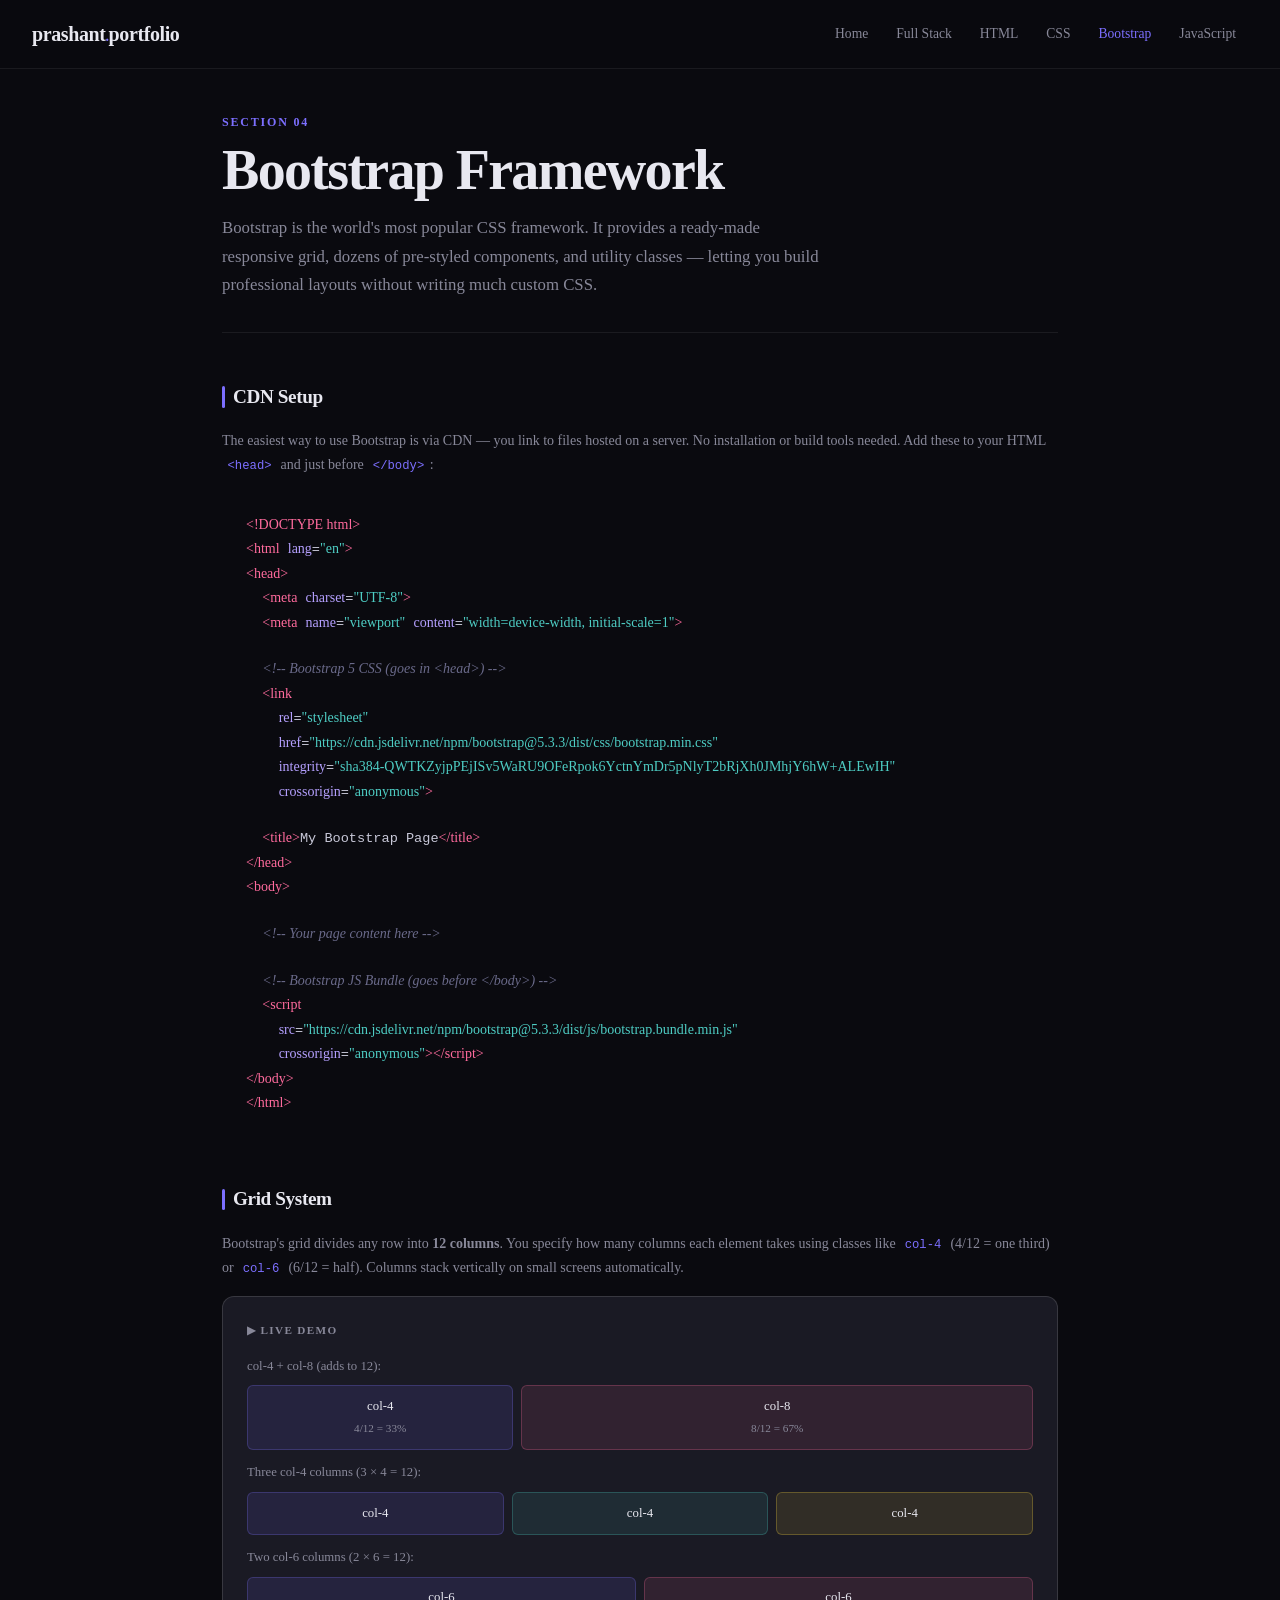
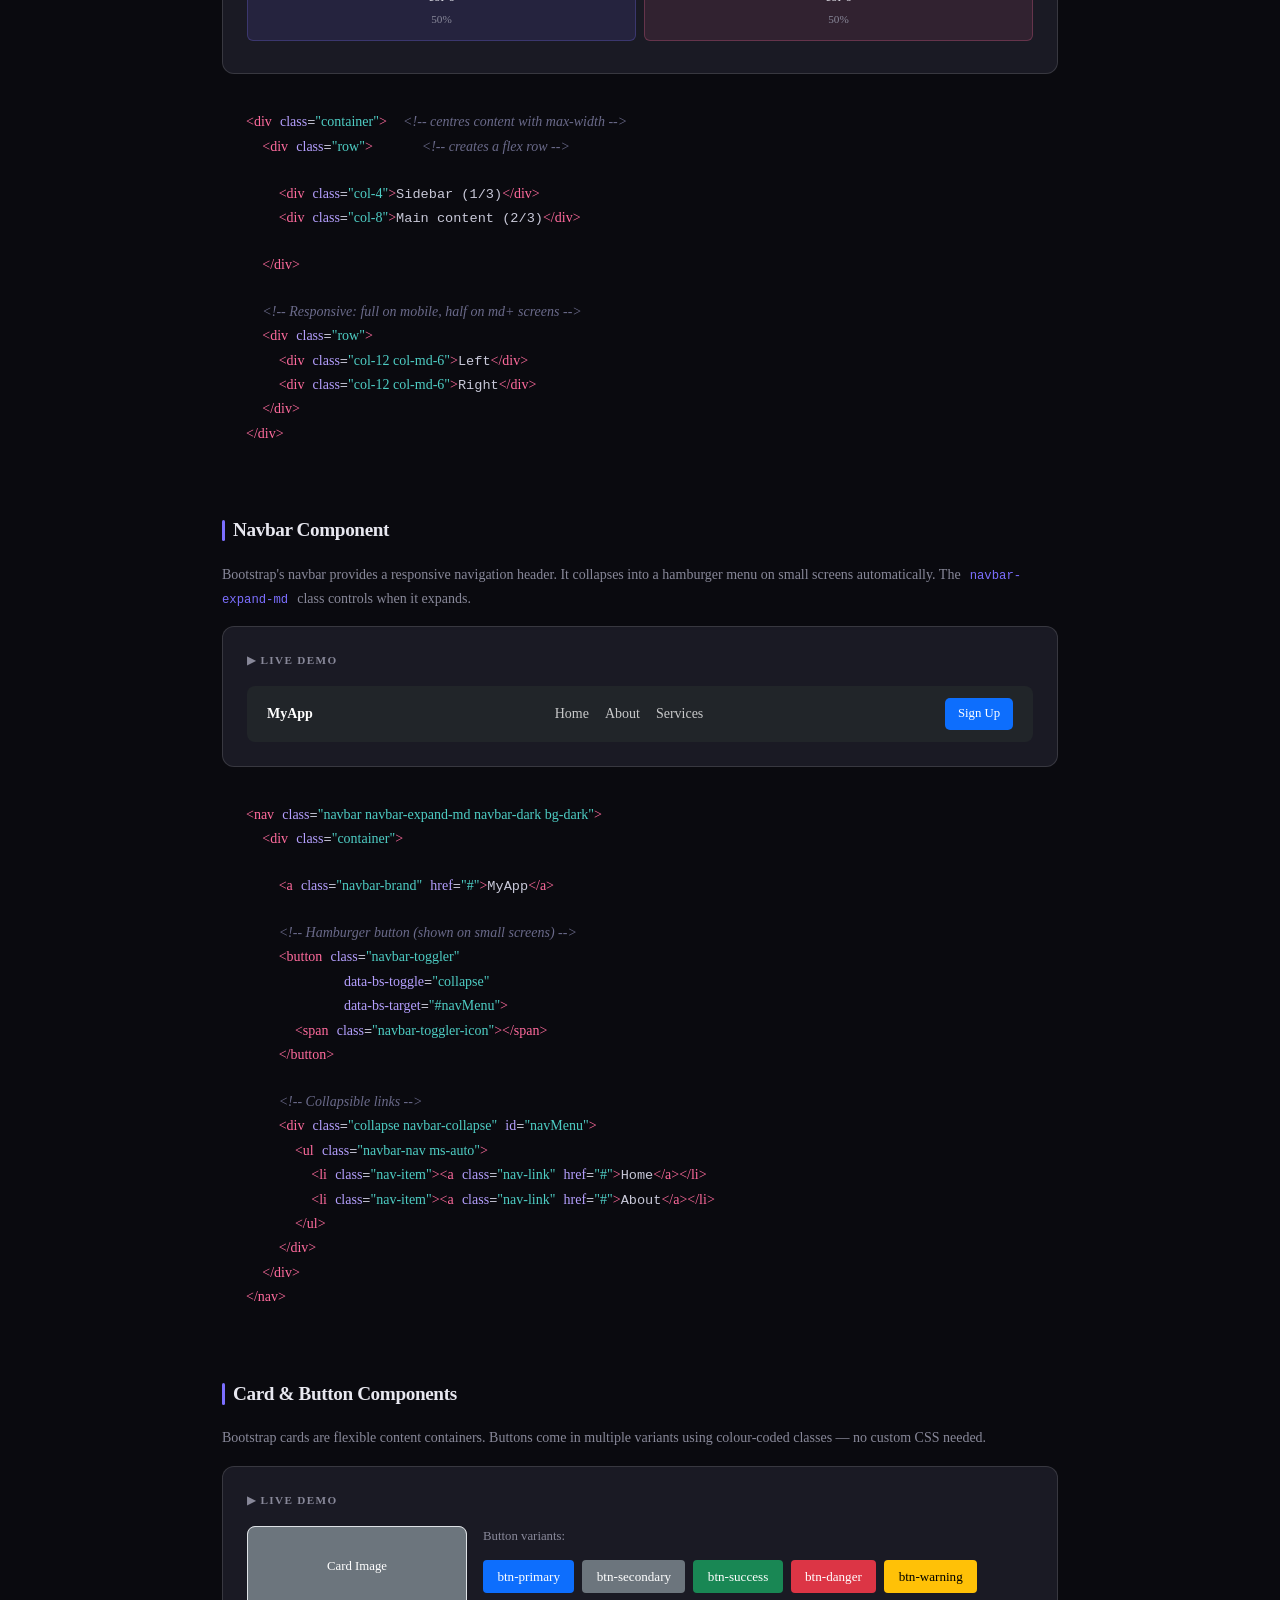
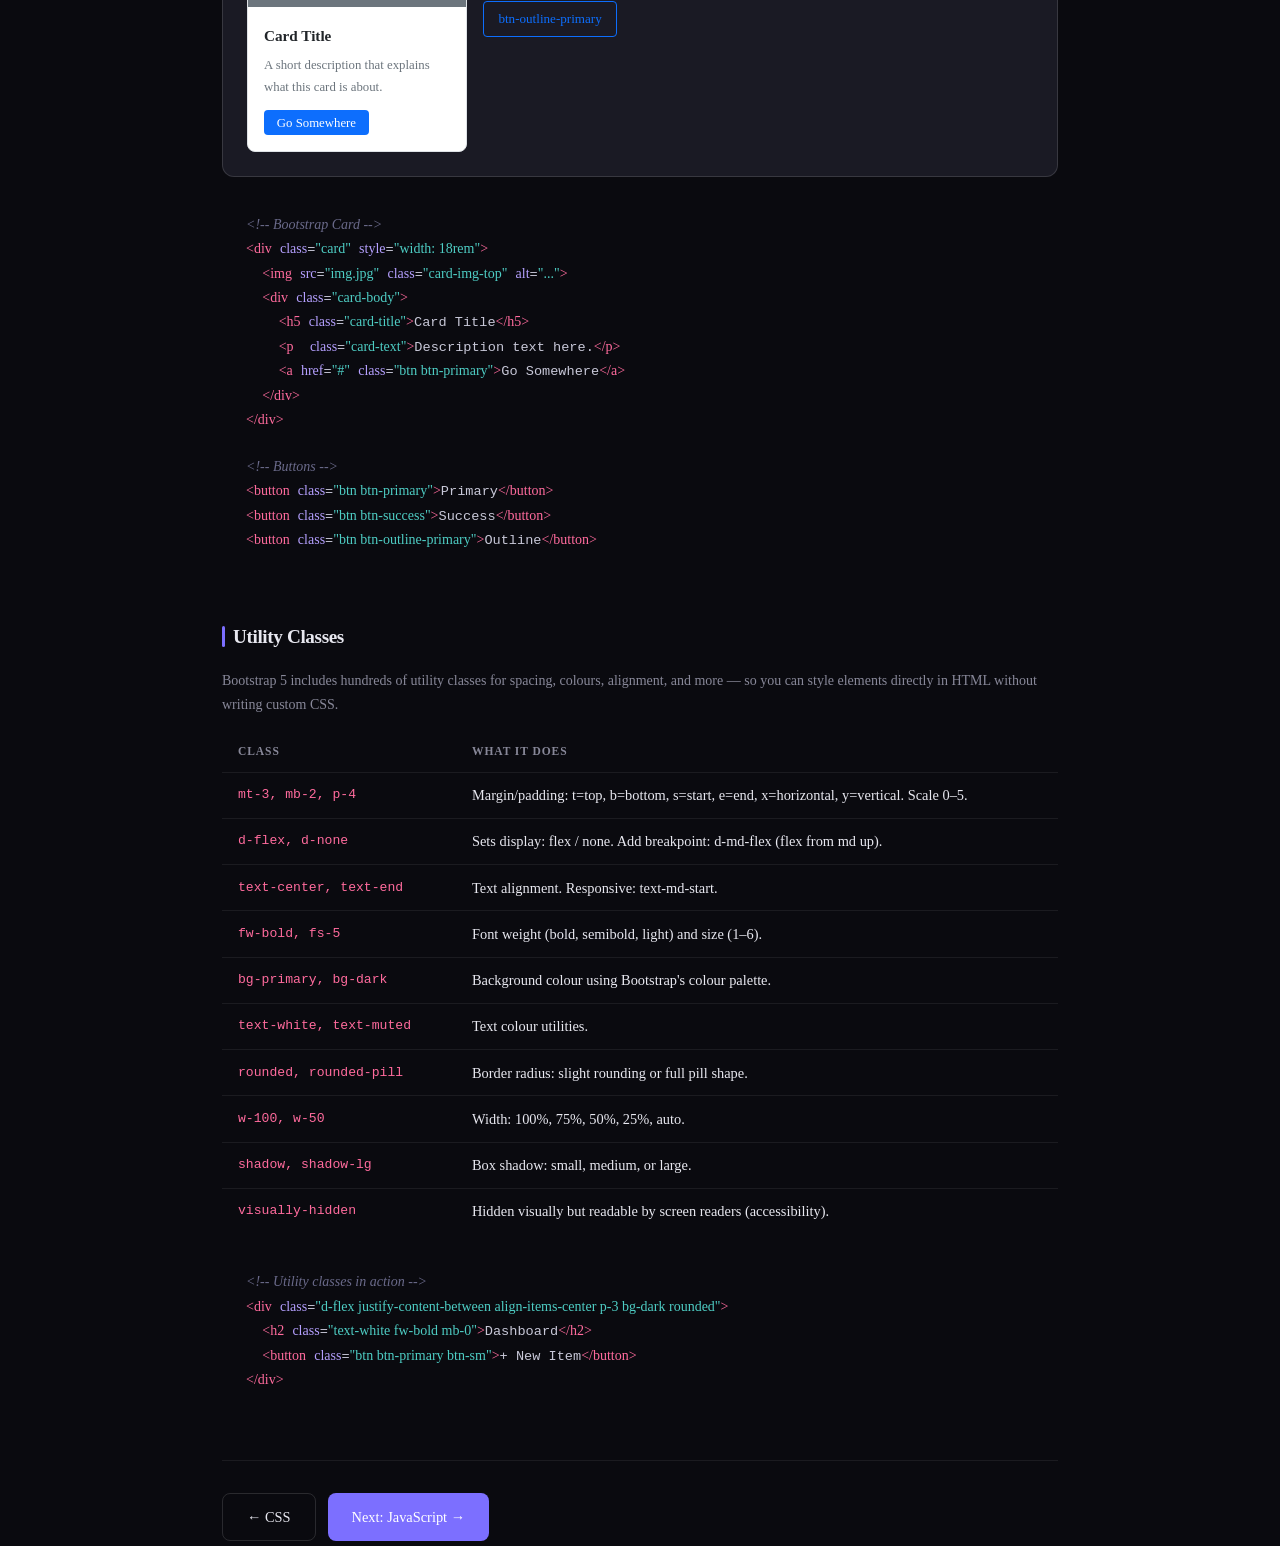
<file: bootstrap.html>
<!DOCTYPE html>
<html lang="en">
<head>
<meta charset="UTF-8">
<meta name="viewport" content="width=device-width, initial-scale=1.0">
<title>Bootstrap – ePortfolio</title>
<link rel="stylesheet" href="style.css">
</head>
<body>

<nav>
  <a href="index.html" class="nav-logo">prashant<span>.</span>portfolio</a>
  <div class="nav-links">
    <a href="index.html">Home</a>
    <a href="fullstack.html">Full Stack</a>
    <a href="html.html">HTML</a>
    <a href="css.html">CSS</a>
    <a href="bootstrap.html" class="active">Bootstrap</a>
    <a href="javascript.html">JavaScript</a>
  </div>
</nav>

<main>
<div class="section-page">

  <div class="section-header">
    <div class="section-num">Section 04</div>
    <h1>Bootstrap Framework</h1>
    <p>Bootstrap is the world's most popular CSS framework. It provides a ready-made responsive grid, dozens of pre-styled components, and utility classes — letting you build professional layouts without writing much custom CSS.</p>
  </div>

  <!-- CDN SETUP -->
  <div class="block">
    <div class="block-title">CDN Setup</div>
    <p style="color:var(--muted); margin-bottom:1rem;">The easiest way to use Bootstrap is via CDN — you link to files hosted on a server. No installation or build tools needed. Add these to your HTML <code>&lt;head&gt;</code> and just before <code>&lt;/body&gt;</code>:</p>

<pre><span class="tag">&lt;!DOCTYPE html&gt;</span>
<span class="tag">&lt;html</span> <span class="attr">lang</span>=<span class="str">"en"</span><span class="tag">&gt;</span>
<span class="tag">&lt;head&gt;</span>
  <span class="tag">&lt;meta</span> <span class="attr">charset</span>=<span class="str">"UTF-8"</span><span class="tag">&gt;</span>
  <span class="tag">&lt;meta</span> <span class="attr">name</span>=<span class="str">"viewport"</span> <span class="attr">content</span>=<span class="str">"width=device-width, initial-scale=1"</span><span class="tag">&gt;</span>

  <span class="c">&lt;!-- Bootstrap 5 CSS (goes in &lt;head&gt;) --&gt;</span>
  <span class="tag">&lt;link</span>
    <span class="attr">rel</span>=<span class="str">"stylesheet"</span>
    <span class="attr">href</span>=<span class="str">"https://cdn.jsdelivr.net/npm/bootstrap@5.3.3/dist/css/bootstrap.min.css"</span>
    <span class="attr">integrity</span>=<span class="str">"sha384-QWTKZyjpPEjISv5WaRU9OFeRpok6YctnYmDr5pNlyT2bRjXh0JMhjY6hW+ALEwIH"</span>
    <span class="attr">crossorigin</span>=<span class="str">"anonymous"</span><span class="tag">&gt;</span>

  <span class="tag">&lt;title&gt;</span>My Bootstrap Page<span class="tag">&lt;/title&gt;</span>
<span class="tag">&lt;/head&gt;</span>
<span class="tag">&lt;body&gt;</span>

  <span class="c">&lt;!-- Your page content here --&gt;</span>

  <span class="c">&lt;!-- Bootstrap JS Bundle (goes before &lt;/body&gt;) --&gt;</span>
  <span class="tag">&lt;script</span>
    <span class="attr">src</span>=<span class="str">"https://cdn.jsdelivr.net/npm/bootstrap@5.3.3/dist/js/bootstrap.bundle.min.js"</span>
    <span class="attr">crossorigin</span>=<span class="str">"anonymous"</span><span class="tag">&gt;&lt;/script&gt;</span>
<span class="tag">&lt;/body&gt;</span>
<span class="tag">&lt;/html&gt;</span></pre>
  </div>

  <!-- GRID SYSTEM -->
  <div class="block">
    <div class="block-title">Grid System</div>
    <p style="color:var(--muted); margin-bottom:1rem;">Bootstrap's grid divides any row into <strong>12 columns</strong>. You specify how many columns each element takes using classes like <code>col-4</code> (4/12 = one third) or <code>col-6</code> (6/12 = half). Columns stack vertically on small screens automatically.</p>

    <div class="demo-box">
      <div class="demo-label"></div>

      <p style="font-size:0.8rem; color:var(--muted); margin-bottom:0.4rem">col-4 + col-8 (adds to 12):</p>
      <div class="bs-grid-row" style="margin-bottom:0.75rem">
        <div class="bs-col col-4-demo">col-4<br><span style="font-size:0.7rem; color:var(--muted)">4/12 = 33%</span></div>
        <div class="bs-col col-8-demo" style="background:rgba(255,107,157,0.1); border-color:rgba(255,107,157,0.25)">col-8<br><span style="font-size:0.7rem; color:var(--muted)">8/12 = 67%</span></div>
      </div>

      <p style="font-size:0.8rem; color:var(--muted); margin-bottom:0.4rem">Three col-4 columns (3 × 4 = 12):</p>
      <div class="bs-grid-row" style="margin-bottom:0.75rem">
        <div class="bs-col col-4-demo">col-4</div>
        <div class="bs-col col-4-demo" style="background:rgba(78,205,196,0.1); border-color:rgba(78,205,196,0.25)">col-4</div>
        <div class="bs-col col-4-demo" style="background:rgba(255,217,61,0.1); border-color:rgba(255,217,61,0.25)">col-4</div>
      </div>

      <p style="font-size:0.8rem; color:var(--muted); margin-bottom:0.4rem">Two col-6 columns (2 × 6 = 12):</p>
      <div class="bs-grid-row">
        <div class="bs-col col-6-demo">col-6<br><span style="font-size:0.7rem; color:var(--muted)">50%</span></div>
        <div class="bs-col col-6-demo" style="background:rgba(255,107,157,0.1); border-color:rgba(255,107,157,0.25)">col-6<br><span style="font-size:0.7rem; color:var(--muted)">50%</span></div>
      </div>
    </div>

<pre style="margin-top:1rem"><span class="tag">&lt;div</span> <span class="attr">class</span>=<span class="str">"container"</span><span class="tag">&gt;</span>  <span class="c">&lt;!-- centres content with max-width --&gt;</span>
  <span class="tag">&lt;div</span> <span class="attr">class</span>=<span class="str">"row"</span><span class="tag">&gt;</span>      <span class="c">&lt;!-- creates a flex row --&gt;</span>

    <span class="tag">&lt;div</span> <span class="attr">class</span>=<span class="str">"col-4"</span><span class="tag">&gt;</span>Sidebar (1/3)<span class="tag">&lt;/div&gt;</span>
    <span class="tag">&lt;div</span> <span class="attr">class</span>=<span class="str">"col-8"</span><span class="tag">&gt;</span>Main content (2/3)<span class="tag">&lt;/div&gt;</span>

  <span class="tag">&lt;/div&gt;</span>

  <span class="c">&lt;!-- Responsive: full on mobile, half on md+ screens --&gt;</span>
  <span class="tag">&lt;div</span> <span class="attr">class</span>=<span class="str">"row"</span><span class="tag">&gt;</span>
    <span class="tag">&lt;div</span> <span class="attr">class</span>=<span class="str">"col-12 col-md-6"</span><span class="tag">&gt;</span>Left<span class="tag">&lt;/div&gt;</span>
    <span class="tag">&lt;div</span> <span class="attr">class</span>=<span class="str">"col-12 col-md-6"</span><span class="tag">&gt;</span>Right<span class="tag">&lt;/div&gt;</span>
  <span class="tag">&lt;/div&gt;</span>
<span class="tag">&lt;/div&gt;</span></pre>
  </div>

  <!-- NAVBAR DEMO -->
  <div class="block">
    <div class="block-title">Navbar Component</div>
    <p style="color:var(--muted); margin-bottom:1rem;">Bootstrap's navbar provides a responsive navigation header. It collapses into a hamburger menu on small screens automatically. The <code>navbar-expand-md</code> class controls when it expands.</p>

    <div class="demo-box">
      <div class="demo-label"></div>
      <div class="demo-navbar">
        <span class="brand">MyApp</span>
        <div class="links">
          <a href="#">Home</a>
          <a href="#">About</a>
          <a href="#">Services</a>
        </div>
        <span class="demo-nav-btn">Sign Up</span>
      </div>
    </div>

<pre style="margin-top:1rem"><span class="tag">&lt;nav</span> <span class="attr">class</span>=<span class="str">"navbar navbar-expand-md navbar-dark bg-dark"</span><span class="tag">&gt;</span>
  <span class="tag">&lt;div</span> <span class="attr">class</span>=<span class="str">"container"</span><span class="tag">&gt;</span>

    <span class="tag">&lt;a</span> <span class="attr">class</span>=<span class="str">"navbar-brand"</span> <span class="attr">href</span>=<span class="str">"#"</span><span class="tag">&gt;</span>MyApp<span class="tag">&lt;/a&gt;</span>

    <span class="c">&lt;!-- Hamburger button (shown on small screens) --&gt;</span>
    <span class="tag">&lt;button</span> <span class="attr">class</span>=<span class="str">"navbar-toggler"</span>
            <span class="attr">data-bs-toggle</span>=<span class="str">"collapse"</span>
            <span class="attr">data-bs-target</span>=<span class="str">"#navMenu"</span><span class="tag">&gt;</span>
      <span class="tag">&lt;span</span> <span class="attr">class</span>=<span class="str">"navbar-toggler-icon"</span><span class="tag">&gt;&lt;/span&gt;</span>
    <span class="tag">&lt;/button&gt;</span>

    <span class="c">&lt;!-- Collapsible links --&gt;</span>
    <span class="tag">&lt;div</span> <span class="attr">class</span>=<span class="str">"collapse navbar-collapse"</span> <span class="attr">id</span>=<span class="str">"navMenu"</span><span class="tag">&gt;</span>
      <span class="tag">&lt;ul</span> <span class="attr">class</span>=<span class="str">"navbar-nav ms-auto"</span><span class="tag">&gt;</span>
        <span class="tag">&lt;li</span> <span class="attr">class</span>=<span class="str">"nav-item"</span><span class="tag">&gt;&lt;a</span> <span class="attr">class</span>=<span class="str">"nav-link"</span> <span class="attr">href</span>=<span class="str">"#"</span><span class="tag">&gt;</span>Home<span class="tag">&lt;/a&gt;&lt;/li&gt;</span>
        <span class="tag">&lt;li</span> <span class="attr">class</span>=<span class="str">"nav-item"</span><span class="tag">&gt;&lt;a</span> <span class="attr">class</span>=<span class="str">"nav-link"</span> <span class="attr">href</span>=<span class="str">"#"</span><span class="tag">&gt;</span>About<span class="tag">&lt;/a&gt;&lt;/li&gt;</span>
      <span class="tag">&lt;/ul&gt;</span>
    <span class="tag">&lt;/div&gt;</span>
  <span class="tag">&lt;/div&gt;</span>
<span class="tag">&lt;/nav&gt;</span></pre>
  </div>

  <!-- CARD + BUTTONS -->
  <div class="block">
    <div class="block-title">Card &amp; Button Components</div>
    <p style="color:var(--muted); margin-bottom:1rem;">Bootstrap cards are flexible content containers. Buttons come in multiple variants using colour-coded classes — no custom CSS needed.</p>

    <div class="demo-box">
      <div class="demo-label"></div>
      <div style="display:flex; gap:1rem; flex-wrap:wrap; align-items:flex-start">
        <!-- Simulated BS Card -->
        <div style="background:#fff; color:#212529; border-radius:8px; max-width:220px; overflow:hidden; border:1px solid #dee2e6; font-family:var(--font-body)">
          <div style="background:#6c757d; height:80px; display:flex; align-items:center; justify-content:center; color:white; font-size:0.8rem">Card Image</div>
          <div style="padding:1rem">
            <h5 style="font-size:0.95rem; font-weight:700; margin-bottom:0.4rem">Card Title</h5>
            <p style="font-size:0.8rem; color:#6c757d; margin-bottom:0.75rem">A short description that explains what this card is about.</p>
            <span style="background:#0d6efd; color:#fff; padding:0.35rem 0.8rem; border-radius:4px; font-size:0.8rem; cursor:pointer">Go Somewhere</span>
          </div>
        </div>

        <!-- Buttons -->
        <div style="display:flex; flex-direction:column; gap:0.5rem; flex:1; min-width:200px">
          <p style="font-size:0.8rem; color:var(--muted); margin-bottom:0.25rem">Button variants:</p>
          <div style="display:flex; flex-wrap:wrap; gap:0.5rem; font-family:var(--font-body)">
            <span style="background:#0d6efd; color:#fff; padding:0.35rem 0.9rem; border-radius:4px; font-size:0.82rem">btn-primary</span>
            <span style="background:#6c757d; color:#fff; padding:0.35rem 0.9rem; border-radius:4px; font-size:0.82rem">btn-secondary</span>
            <span style="background:#198754; color:#fff; padding:0.35rem 0.9rem; border-radius:4px; font-size:0.82rem">btn-success</span>
            <span style="background:#dc3545; color:#fff; padding:0.35rem 0.9rem; border-radius:4px; font-size:0.82rem">btn-danger</span>
            <span style="background:#ffc107; color:#000; padding:0.35rem 0.9rem; border-radius:4px; font-size:0.82rem">btn-warning</span>
            <span style="background:transparent; color:#0d6efd; padding:0.35rem 0.9rem; border-radius:4px; font-size:0.82rem; border:1px solid #0d6efd">btn-outline-primary</span>
          </div>
        </div>
      </div>
    </div>

<pre style="margin-top:1rem"><span class="c">&lt;!-- Bootstrap Card --&gt;</span>
<span class="tag">&lt;div</span> <span class="attr">class</span>=<span class="str">"card"</span> <span class="attr">style</span>=<span class="str">"width: 18rem"</span><span class="tag">&gt;</span>
  <span class="tag">&lt;img</span> <span class="attr">src</span>=<span class="str">"img.jpg"</span> <span class="attr">class</span>=<span class="str">"card-img-top"</span> <span class="attr">alt</span>=<span class="str">"..."</span><span class="tag">&gt;</span>
  <span class="tag">&lt;div</span> <span class="attr">class</span>=<span class="str">"card-body"</span><span class="tag">&gt;</span>
    <span class="tag">&lt;h5</span> <span class="attr">class</span>=<span class="str">"card-title"</span><span class="tag">&gt;</span>Card Title<span class="tag">&lt;/h5&gt;</span>
    <span class="tag">&lt;p</span>  <span class="attr">class</span>=<span class="str">"card-text"</span><span class="tag">&gt;</span>Description text here.<span class="tag">&lt;/p&gt;</span>
    <span class="tag">&lt;a</span> <span class="attr">href</span>=<span class="str">"#"</span> <span class="attr">class</span>=<span class="str">"btn btn-primary"</span><span class="tag">&gt;</span>Go Somewhere<span class="tag">&lt;/a&gt;</span>
  <span class="tag">&lt;/div&gt;</span>
<span class="tag">&lt;/div&gt;</span>

<span class="c">&lt;!-- Buttons --&gt;</span>
<span class="tag">&lt;button</span> <span class="attr">class</span>=<span class="str">"btn btn-primary"</span><span class="tag">&gt;</span>Primary<span class="tag">&lt;/button&gt;</span>
<span class="tag">&lt;button</span> <span class="attr">class</span>=<span class="str">"btn btn-success"</span><span class="tag">&gt;</span>Success<span class="tag">&lt;/button&gt;</span>
<span class="tag">&lt;button</span> <span class="attr">class</span>=<span class="str">"btn btn-outline-primary"</span><span class="tag">&gt;</span>Outline<span class="tag">&lt;/button&gt;</span></pre>
  </div>

  <!-- UTILITY CLASSES -->
  <div class="block">
    <div class="block-title">Utility Classes</div>
    <p style="color:var(--muted); margin-bottom:1rem;">Bootstrap 5 includes hundreds of utility classes for spacing, colours, alignment, and more — so you can style elements directly in HTML without writing custom CSS.</p>

    <table class="spec-table">
      <thead><tr><th>Class</th><th>What it does</th></tr></thead>
      <tbody>
        <tr><td>mt-3, mb-2, p-4</td><td>Margin/padding: t=top, b=bottom, s=start, e=end, x=horizontal, y=vertical. Scale 0–5.</td></tr>
        <tr><td>d-flex, d-none</td><td>Sets display: flex / none. Add breakpoint: d-md-flex (flex from md up).</td></tr>
        <tr><td>text-center, text-end</td><td>Text alignment. Responsive: text-md-start.</td></tr>
        <tr><td>fw-bold, fs-5</td><td>Font weight (bold, semibold, light) and size (1–6).</td></tr>
        <tr><td>bg-primary, bg-dark</td><td>Background colour using Bootstrap's colour palette.</td></tr>
        <tr><td>text-white, text-muted</td><td>Text colour utilities.</td></tr>
        <tr><td>rounded, rounded-pill</td><td>Border radius: slight rounding or full pill shape.</td></tr>
        <tr><td>w-100, w-50</td><td>Width: 100%, 75%, 50%, 25%, auto.</td></tr>
        <tr><td>shadow, shadow-lg</td><td>Box shadow: small, medium, or large.</td></tr>
        <tr><td>visually-hidden</td><td>Hidden visually but readable by screen readers (accessibility).</td></tr>
      </tbody>
    </table>

<pre style="margin-top:1rem"><span class="c">&lt;!-- Utility classes in action --&gt;</span>
<span class="tag">&lt;div</span> <span class="attr">class</span>=<span class="str">"d-flex justify-content-between align-items-center p-3 bg-dark rounded"</span><span class="tag">&gt;</span>
  <span class="tag">&lt;h2</span> <span class="attr">class</span>=<span class="str">"text-white fw-bold mb-0"</span><span class="tag">&gt;</span>Dashboard<span class="tag">&lt;/h2&gt;</span>
  <span class="tag">&lt;button</span> <span class="attr">class</span>=<span class="str">"btn btn-primary btn-sm"</span><span class="tag">&gt;</span>+ New Item<span class="tag">&lt;/button&gt;</span>
<span class="tag">&lt;/div&gt;</span></pre>
  </div>

  <div style="display:flex; gap:0.75rem; margin-top:3rem; padding-top:2rem; border-top:1px solid var(--border); flex-wrap:wrap">
    <a href="css.html" class="btn btn-outline">← CSS</a>
    <a href="javascript.html" class="btn btn-primary">Next: JavaScript →</a>
  </div>

</div>
</main>

</body>
</html>
</file>
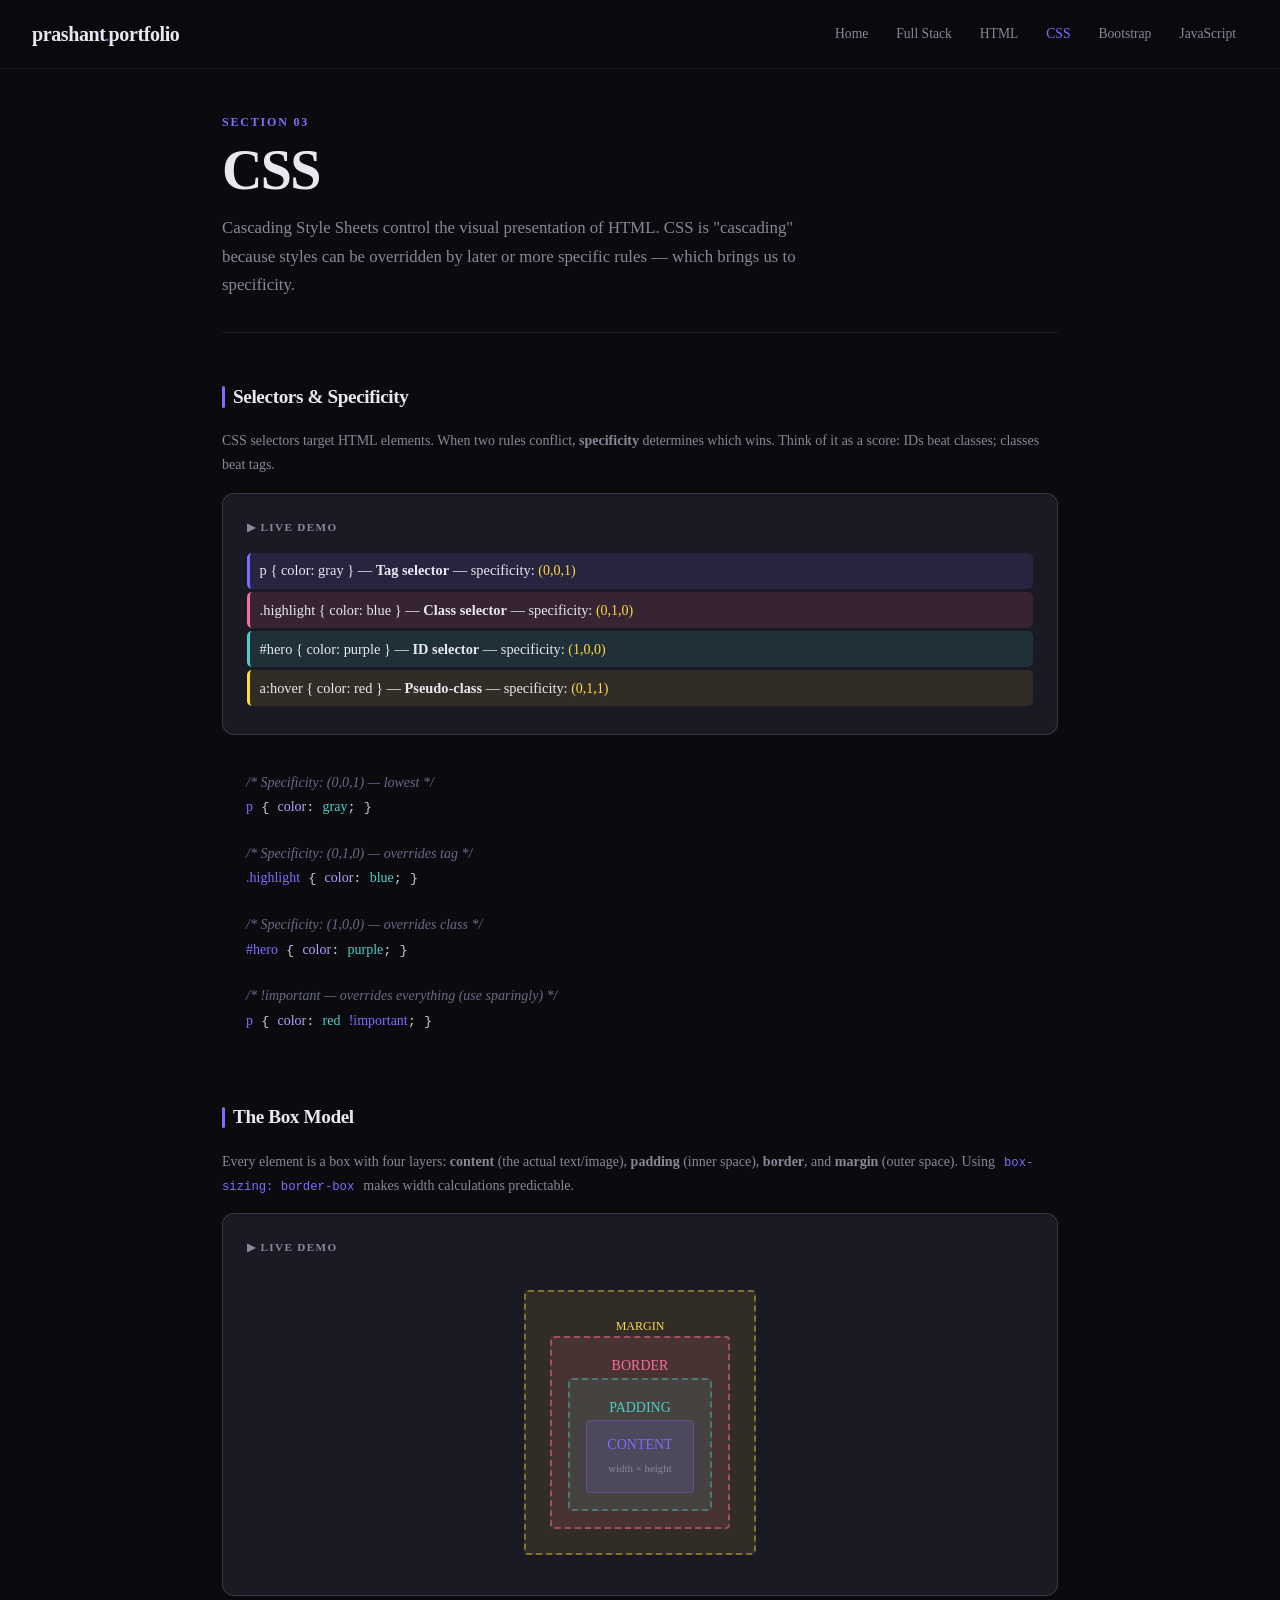
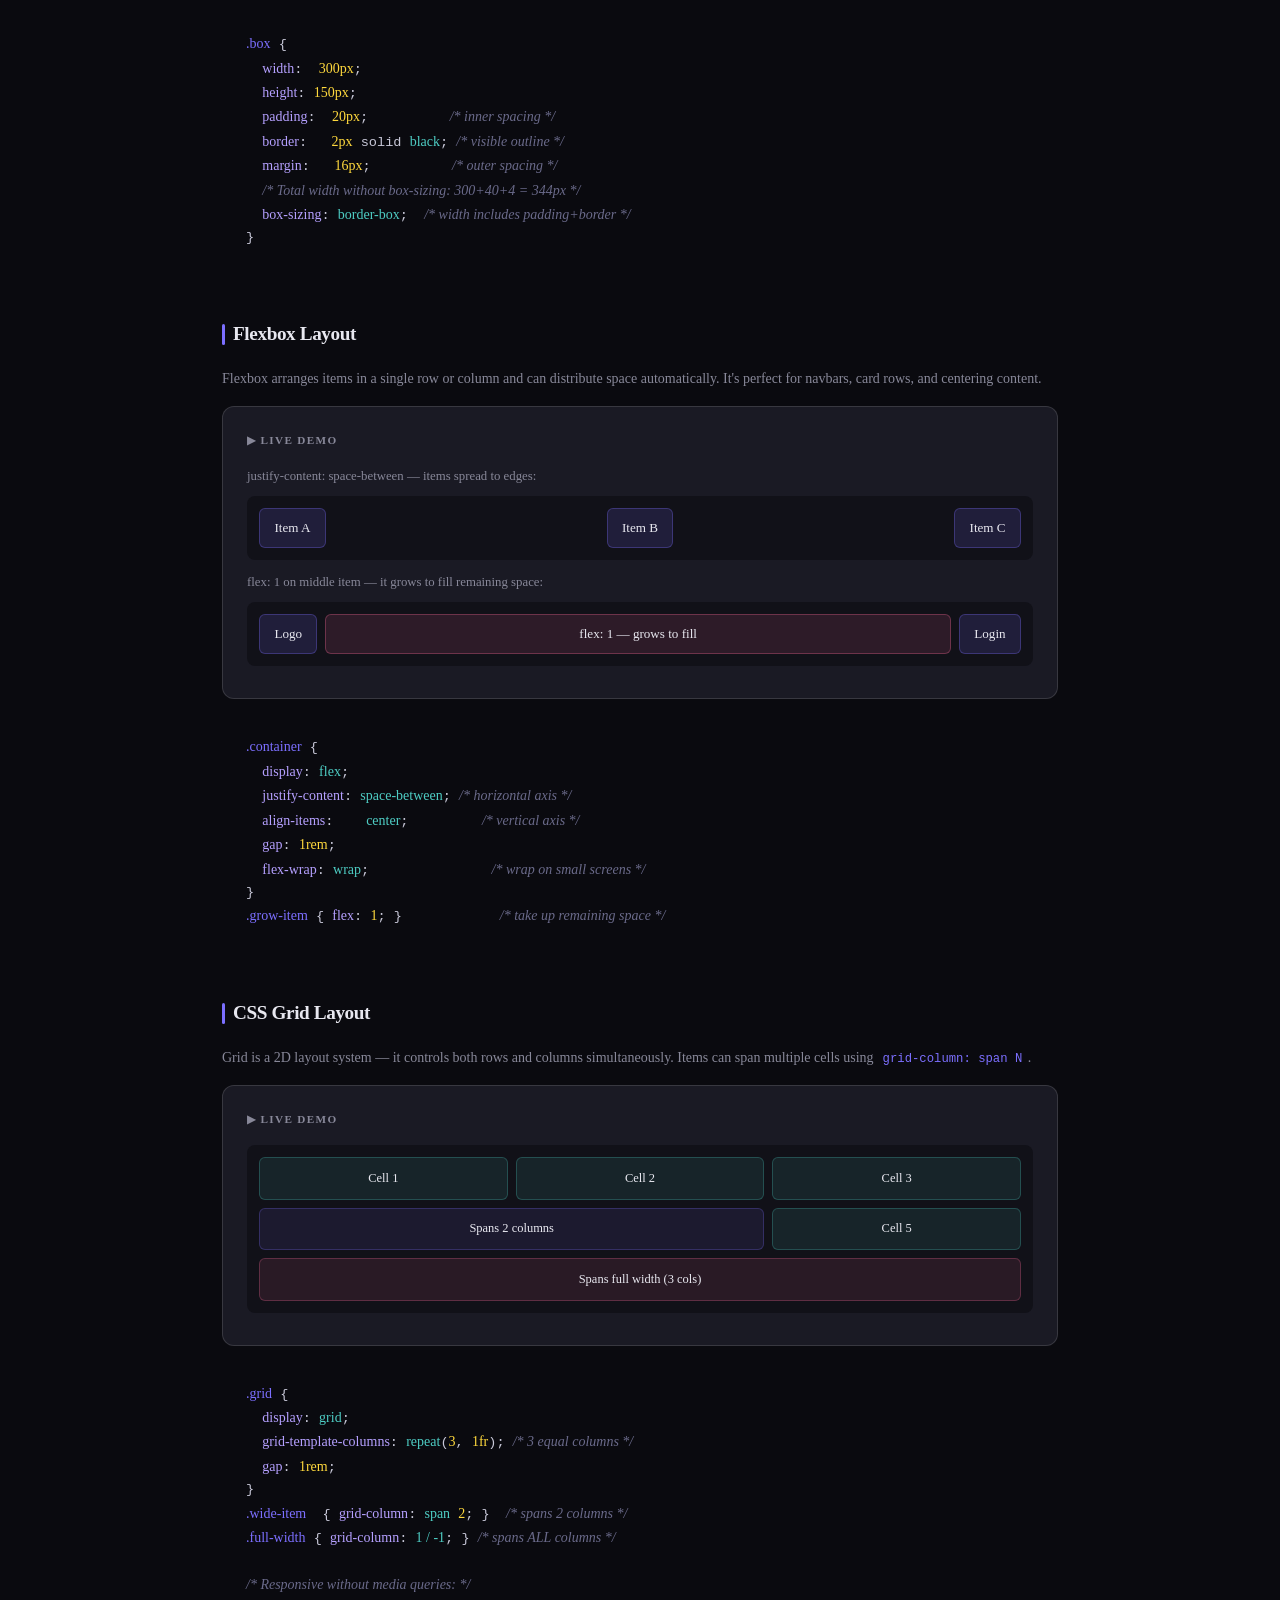
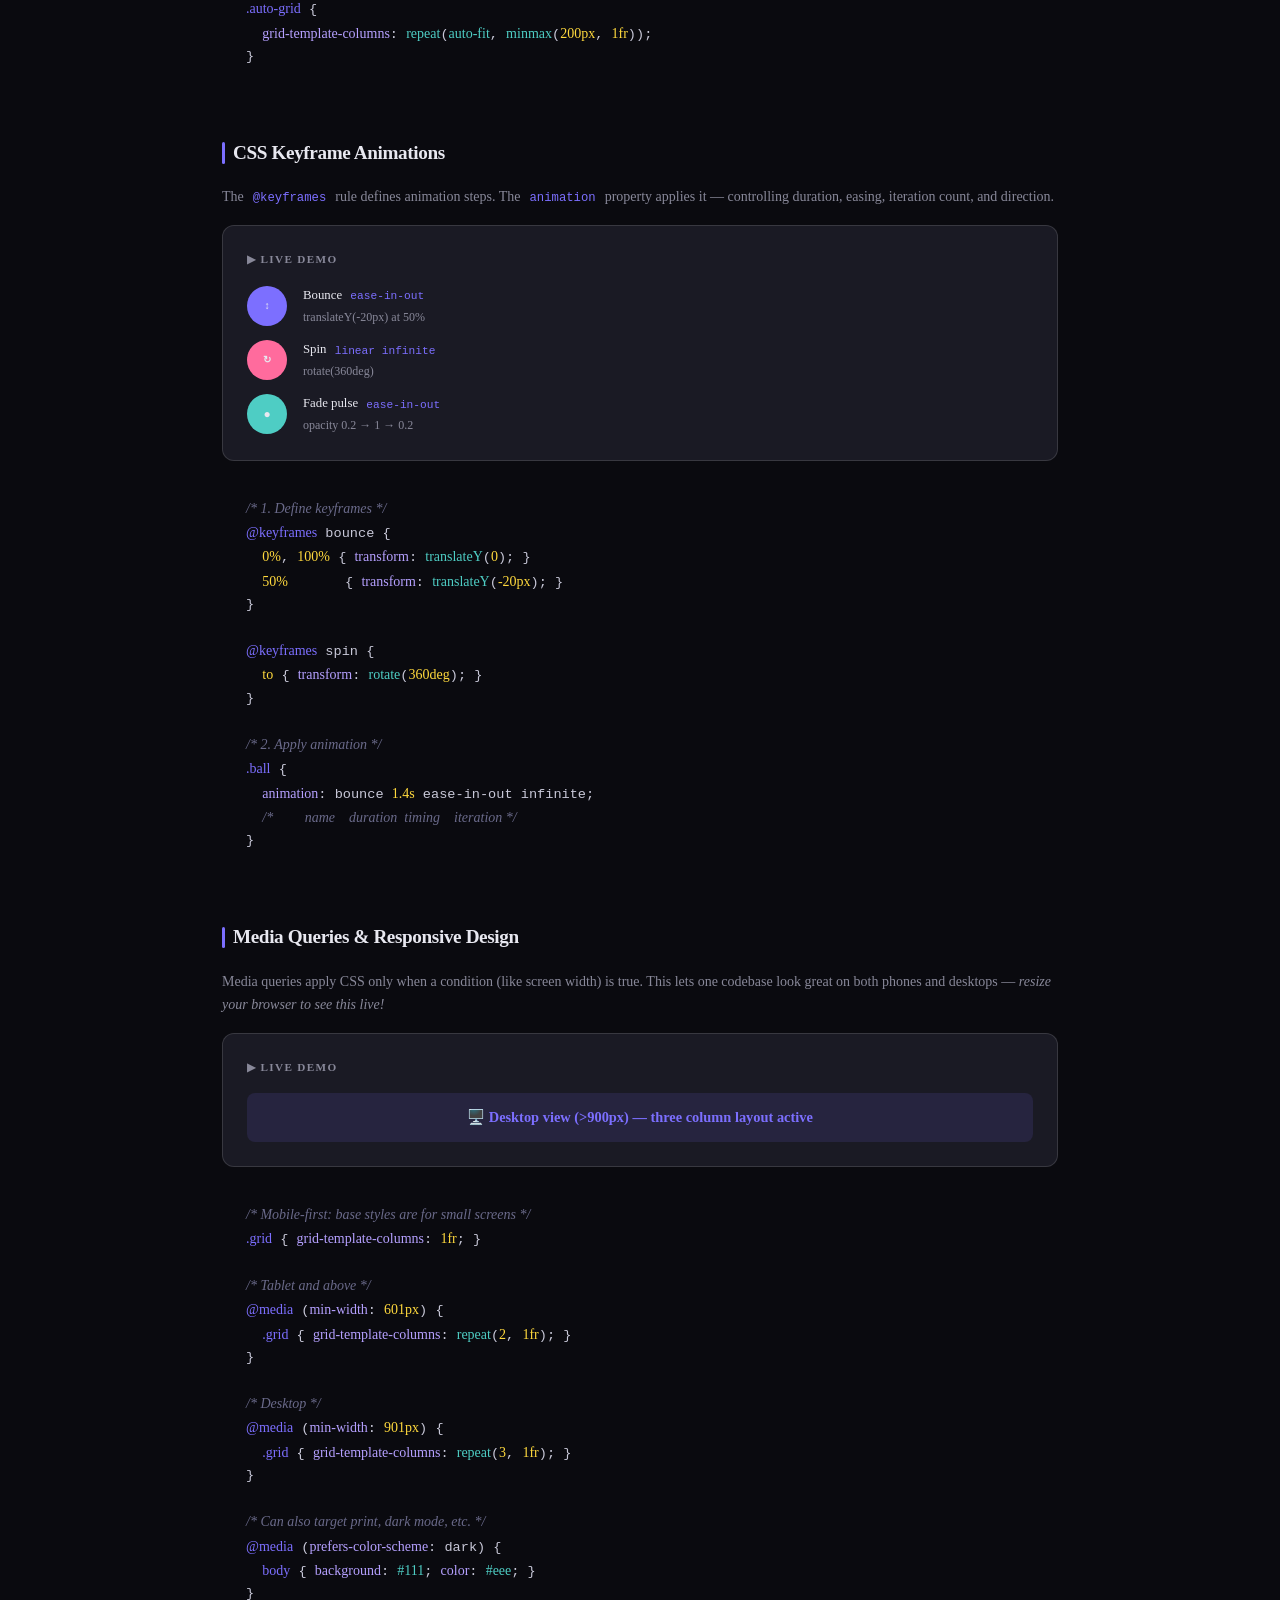
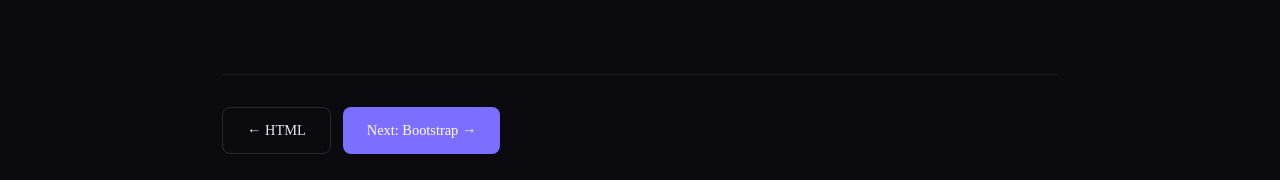
<file: css.html>
<!DOCTYPE html>
<html lang="en">
<head>
<meta charset="UTF-8">
<meta name="viewport" content="width=device-width, initial-scale=1.0">
<title>CSS – ePortfolio</title>
<link rel="stylesheet" href="style.css">
<style>
.selector-demo .elem { font-size:0.9rem; padding:0.35rem 0.6rem; border-radius:5px; margin:0.2rem 0; }
.selector-demo .elem-tag  { background:rgba(124,111,255,0.12); border-left:3px solid var(--accent); }
.selector-demo .elem-class{ background:rgba(255,107,157,0.12); border-left:3px solid var(--accent2); }
.selector-demo .elem-id   { background:rgba(78,205,196,0.12); border-left:3px solid var(--accent3); }
.selector-demo .elem-pseudo{ background:rgba(255,217,61,0.1); border-left:3px solid var(--accent4); }

.live-flex-demo { display:flex; gap:0.5rem; flex-wrap:wrap; padding:0.75rem; background:var(--bg2); border-radius:8px; margin:0.5rem 0; }
.lf-item { padding:0.5rem 0.9rem; border-radius:6px; font-size:0.82rem; font-weight:500; background:rgba(124,111,255,0.15); border:1px solid rgba(124,111,255,0.3); }
.lf-grow { flex:1; background:rgba(255,107,157,0.12); border-color:rgba(255,107,157,0.3); text-align:center; }

.live-grid-demo { display:grid; grid-template-columns:repeat(3,1fr); gap:0.5rem; padding:0.75rem; background:var(--bg2); border-radius:8px; margin:0.5rem 0; }
.lg-item { padding:0.6rem; border-radius:6px; font-size:0.78rem; text-align:center; font-weight:500; background:rgba(78,205,196,0.1); border:1px solid rgba(78,205,196,0.25); }
.lg-wide { grid-column:span 2; background:rgba(124,111,255,0.1); border-color:rgba(124,111,255,0.25); }
.lg-full { grid-column:span 3; background:rgba(255,107,157,0.1); border-color:rgba(255,107,157,0.25); }

.mq-indicator { padding:0.75rem 1rem; border-radius:8px; font-weight:600; font-size:0.9rem; text-align:center; transition:background 0.3s, color 0.3s; }
@media (max-width:600px) {
  .mq-indicator { background:rgba(78,205,196,0.15); color:var(--accent3); }
  .mq-indicator::before { content:'📱 Mobile view (≤600px) — single column layout active'; }
}
@media (min-width:601px) and (max-width:900px) {
  .mq-indicator { background:rgba(255,217,61,0.1); color:var(--accent4); }
  .mq-indicator::before { content:'📟 Tablet view (601–900px) — two column layout active'; }
}
@media (min-width:901px) {
  .mq-indicator { background:rgba(124,111,255,0.12); color:var(--accent); }
  .mq-indicator::before { content:'🖥️ Desktop view (>900px) — three column layout active'; }
}
</style>
</head>
<body>

<nav>
  <a href="index.html" class="nav-logo">prashant<span>.</span>portfolio</a>
  <div class="nav-links">
    <a href="index.html">Home</a>
    <a href="fullstack.html">Full Stack</a>
    <a href="html.html">HTML</a>
    <a href="css.html" class="active">CSS</a>
    <a href="bootstrap.html">Bootstrap</a>
    <a href="javascript.html">JavaScript</a>
  </div>
</nav>

<main>
<div class="section-page">

  <div class="section-header">
    <div class="section-num">Section 03</div>
    <h1>CSS</h1>
    <p>Cascading Style Sheets control the visual presentation of HTML. CSS is "cascading" because styles can be overridden by later or more specific rules — which brings us to specificity.</p>
  </div>

  <!-- SELECTORS & SPECIFICITY -->
  <div class="block">
    <div class="block-title">Selectors &amp; Specificity</div>
    <p style="color:var(--muted); margin-bottom:1rem;">CSS selectors target HTML elements. When two rules conflict, <strong>specificity</strong> determines which wins. Think of it as a score: IDs beat classes; classes beat tags.</p>

    <div class="demo-box">
      <div class="demo-label"></div>
      <div class="selector-demo">
        <div class="elem elem-tag">p { color: gray } — <strong>Tag selector</strong> — specificity: <span style="color:var(--accent4)">(0,0,1)</span></div>
        <div class="elem elem-class">.highlight { color: blue } — <strong>Class selector</strong> — specificity: <span style="color:var(--accent4)">(0,1,0)</span></div>
        <div class="elem elem-id">#hero { color: purple } — <strong>ID selector</strong> — specificity: <span style="color:var(--accent4)">(1,0,0)</span></div>
        <div class="elem elem-pseudo">a:hover { color: red } — <strong>Pseudo-class</strong> — specificity: <span style="color:var(--accent4)">(0,1,1)</span></div>
      </div>
    </div>

<pre style="margin-top:1rem"><span class="c">/* Specificity: (0,0,1) — lowest */</span>
<span class="kw">p</span> { <span class="attr">color</span>: <span class="val">gray</span>; }

<span class="c">/* Specificity: (0,1,0) — overrides tag */</span>
<span class="kw">.highlight</span> { <span class="attr">color</span>: <span class="val">blue</span>; }

<span class="c">/* Specificity: (1,0,0) — overrides class */</span>
<span class="kw">#hero</span> { <span class="attr">color</span>: <span class="val">purple</span>; }

<span class="c">/* !important — overrides everything (use sparingly) */</span>
<span class="kw">p</span> { <span class="attr">color</span>: <span class="val">red</span> <span class="kw">!important</span>; }</pre>
  </div>

  <!-- BOX MODEL -->
  <div class="block">
    <div class="block-title">The Box Model</div>
    <p style="color:var(--muted); margin-bottom:1rem;">Every element is a box with four layers: <strong>content</strong> (the actual text/image), <strong>padding</strong> (inner space), <strong>border</strong>, and <strong>margin</strong> (outer space). Using <code>box-sizing: border-box</code> makes width calculations predictable.</p>

    <div class="demo-box">
      <div class="demo-label"></div>
      <div style="text-align:center; padding:1rem 0">
        <div style="display:inline-block; padding:1.5rem; background:rgba(255,217,61,0.1); border:2px dashed rgba(255,217,61,0.4); border-radius:4px; font-size:0.75rem; color:var(--accent4)">
          MARGIN
          <div style="padding:1rem; background:rgba(255,107,157,0.1); border:2px dashed rgba(255,107,157,0.5); border-radius:4px; color:var(--accent2)">
            BORDER
            <div style="padding:1rem; background:rgba(78,205,196,0.1); border:2px dashed rgba(78,205,196,0.4); border-radius:4px; color:var(--accent3)">
              PADDING
              <div style="padding:0.75rem 1.25rem; background:rgba(124,111,255,0.15); border:1px solid rgba(124,111,255,0.3); border-radius:4px; color:var(--accent)">
                CONTENT<br><span style="font-size:0.68rem; color:var(--muted)">width × height</span>
              </div>
            </div>
          </div>
        </div>
      </div>
    </div>

<pre style="margin-top:1rem"><span class="kw">.box</span> {
  <span class="attr">width</span>:  <span class="num">300px</span>;
  <span class="attr">height</span>: <span class="num">150px</span>;
  <span class="attr">padding</span>:  <span class="num">20px</span>;          <span class="c">/* inner spacing */</span>
  <span class="attr">border</span>:   <span class="num">2px</span> solid <span class="val">black</span>; <span class="c">/* visible outline */</span>
  <span class="attr">margin</span>:   <span class="num">16px</span>;          <span class="c">/* outer spacing */</span>
  <span class="c">/* Total width without box-sizing: 300+40+4 = 344px */</span>
  <span class="attr">box-sizing</span>: <span class="val">border-box</span>;  <span class="c">/* width includes padding+border */</span>
}</pre>
  </div>

  <!-- FLEXBOX -->
  <div class="block">
    <div class="block-title">Flexbox Layout</div>
    <p style="color:var(--muted); margin-bottom:1rem;">Flexbox arranges items in a single row or column and can distribute space automatically. It's perfect for navbars, card rows, and centering content.</p>

    <div class="demo-box">
      <div class="demo-label"></div>
      <p style="font-size:0.8rem; color:var(--muted); margin-bottom:0.5rem">justify-content: space-between — items spread to edges:</p>
      <div class="live-flex-demo" style="justify-content:space-between">
        <div class="lf-item">Item A</div>
        <div class="lf-item">Item B</div>
        <div class="lf-item">Item C</div>
      </div>

      <p style="font-size:0.8rem; color:var(--muted); margin:0.75rem 0 0.5rem">flex: 1 on middle item — it grows to fill remaining space:</p>
      <div class="live-flex-demo">
        <div class="lf-item">Logo</div>
        <div class="lf-item lf-grow">flex: 1 — grows to fill</div>
        <div class="lf-item">Login</div>
      </div>
    </div>

<pre style="margin-top:1rem"><span class="kw">.container</span> {
  <span class="attr">display</span>: <span class="val">flex</span>;
  <span class="attr">justify-content</span>: <span class="val">space-between</span>; <span class="c">/* horizontal axis */</span>
  <span class="attr">align-items</span>:    <span class="val">center</span>;         <span class="c">/* vertical axis */</span>
  <span class="attr">gap</span>: <span class="num">1rem</span>;
  <span class="attr">flex-wrap</span>: <span class="val">wrap</span>;               <span class="c">/* wrap on small screens */</span>
}
<span class="kw">.grow-item</span> { <span class="attr">flex</span>: <span class="num">1</span>; }            <span class="c">/* take up remaining space */</span></pre>
  </div>

  <!-- CSS GRID -->
  <div class="block">
    <div class="block-title">CSS Grid Layout</div>
    <p style="color:var(--muted); margin-bottom:1rem;">Grid is a 2D layout system — it controls both rows and columns simultaneously. Items can span multiple cells using <code>grid-column: span N</code>.</p>

    <div class="demo-box">
      <div class="demo-label"></div>
      <div class="live-grid-demo">
        <div class="lg-item">Cell 1</div>
        <div class="lg-item">Cell 2</div>
        <div class="lg-item">Cell 3</div>
        <div class="lg-item lg-wide">Spans 2 columns</div>
        <div class="lg-item">Cell 5</div>
        <div class="lg-item lg-full">Spans full width (3 cols)</div>
      </div>
    </div>

<pre style="margin-top:1rem"><span class="kw">.grid</span> {
  <span class="attr">display</span>: <span class="val">grid</span>;
  <span class="attr">grid-template-columns</span>: <span class="val">repeat</span>(<span class="num">3</span>, <span class="num">1fr</span>); <span class="c">/* 3 equal columns */</span>
  <span class="attr">gap</span>: <span class="num">1rem</span>;
}
<span class="kw">.wide-item</span>  { <span class="attr">grid-column</span>: <span class="val">span</span> <span class="num">2</span>; }  <span class="c">/* spans 2 columns */</span>
<span class="kw">.full-width</span> { <span class="attr">grid-column</span>: <span class="val">1 / -1</span>; } <span class="c">/* spans ALL columns */</span>

<span class="c">/* Responsive without media queries: */</span>
<span class="kw">.auto-grid</span> {
  <span class="attr">grid-template-columns</span>: <span class="val">repeat</span>(<span class="val">auto-fit</span>, <span class="val">minmax</span>(<span class="num">200px</span>, <span class="num">1fr</span>));
}</pre>
  </div>

  <!-- ANIMATIONS -->
  <div class="block">
    <div class="block-title">CSS Keyframe Animations</div>
    <p style="color:var(--muted); margin-bottom:1rem;">The <code>@keyframes</code> rule defines animation steps. The <code>animation</code> property applies it — controlling duration, easing, iteration count, and direction.</p>

    <div class="demo-box">
      <div class="demo-label"></div>
      <div class="anim-balls">
        <div class="anim-ball ball1" title="bounce">↕</div>
        <div style="flex:1">
          <p style="font-size:0.8rem; font-weight:500">Bounce <code>ease-in-out</code></p>
          <p style="font-size:0.75rem; color:var(--muted)">translateY(-20px) at 50%</p>
        </div>
      </div>
      <div class="anim-balls" style="margin-top:0.75rem">
        <div class="anim-ball ball2" title="spin">↻</div>
        <div style="flex:1">
          <p style="font-size:0.8rem; font-weight:500">Spin <code>linear infinite</code></p>
          <p style="font-size:0.75rem; color:var(--muted)">rotate(360deg)</p>
        </div>
      </div>
      <div class="anim-balls" style="margin-top:0.75rem">
        <div class="anim-ball ball3" style="font-size:0.75rem">●</div>
        <div style="flex:1">
          <p style="font-size:0.8rem; font-weight:500">Fade pulse <code>ease-in-out</code></p>
          <p style="font-size:0.75rem; color:var(--muted)">opacity 0.2 → 1 → 0.2</p>
        </div>
      </div>
    </div>

<pre style="margin-top:1rem"><span class="c">/* 1. Define keyframes */</span>
<span class="kw">@keyframes</span> bounce {
  <span class="num">0%</span>, <span class="num">100%</span> { <span class="attr">transform</span>: <span class="val">translateY</span>(<span class="num">0</span>); }
  <span class="num">50%</span>       { <span class="attr">transform</span>: <span class="val">translateY</span>(<span class="num">-20px</span>); }
}

<span class="kw">@keyframes</span> spin {
  <span class="num">to</span> { <span class="attr">transform</span>: <span class="val">rotate</span>(<span class="num">360deg</span>); }
}

<span class="c">/* 2. Apply animation */</span>
<span class="kw">.ball</span> {
  <span class="attr">animation</span>: bounce <span class="num">1.4s</span> ease-in-out infinite;
  <span class="c">/*         name    duration  timing    iteration */</span>
}</pre>
  </div>

  <!-- MEDIA QUERIES -->
  <div class="block">
    <div class="block-title">Media Queries &amp; Responsive Design</div>
    <p style="color:var(--muted); margin-bottom:1rem;">Media queries apply CSS only when a condition (like screen width) is true. This lets one codebase look great on both phones and desktops — <em>resize your browser to see this live!</em></p>

    <div class="demo-box">
      <div class="demo-label"></div>
      <div class="mq-indicator"></div>
    </div>

<pre style="margin-top:1rem"><span class="c">/* Mobile-first: base styles are for small screens */</span>
<span class="kw">.grid</span> { <span class="attr">grid-template-columns</span>: <span class="num">1fr</span>; }

<span class="c">/* Tablet and above */</span>
<span class="kw">@media</span> (<span class="attr">min-width</span>: <span class="num">601px</span>) {
  <span class="kw">.grid</span> { <span class="attr">grid-template-columns</span>: <span class="val">repeat</span>(<span class="num">2</span>, <span class="num">1fr</span>); }
}

<span class="c">/* Desktop */</span>
<span class="kw">@media</span> (<span class="attr">min-width</span>: <span class="num">901px</span>) {
  <span class="kw">.grid</span> { <span class="attr">grid-template-columns</span>: <span class="val">repeat</span>(<span class="num">3</span>, <span class="num">1fr</span>); }
}

<span class="c">/* Can also target print, dark mode, etc. */</span>
<span class="kw">@media</span> (<span class="attr">prefers-color-scheme</span>: dark) {
  <span class="kw">body</span> { <span class="attr">background</span>: <span class="val">#111</span>; <span class="attr">color</span>: <span class="val">#eee</span>; }
}</pre>
  </div>

  <div style="display:flex; gap:0.75rem; margin-top:3rem; padding-top:2rem; border-top:1px solid var(--border); flex-wrap:wrap">
    <a href="html.html" class="btn btn-outline">← HTML</a>
    <a href="bootstrap.html" class="btn btn-primary">Next: Bootstrap →</a>
  </div>

</div>
</main>

</body>
</html>
</file>
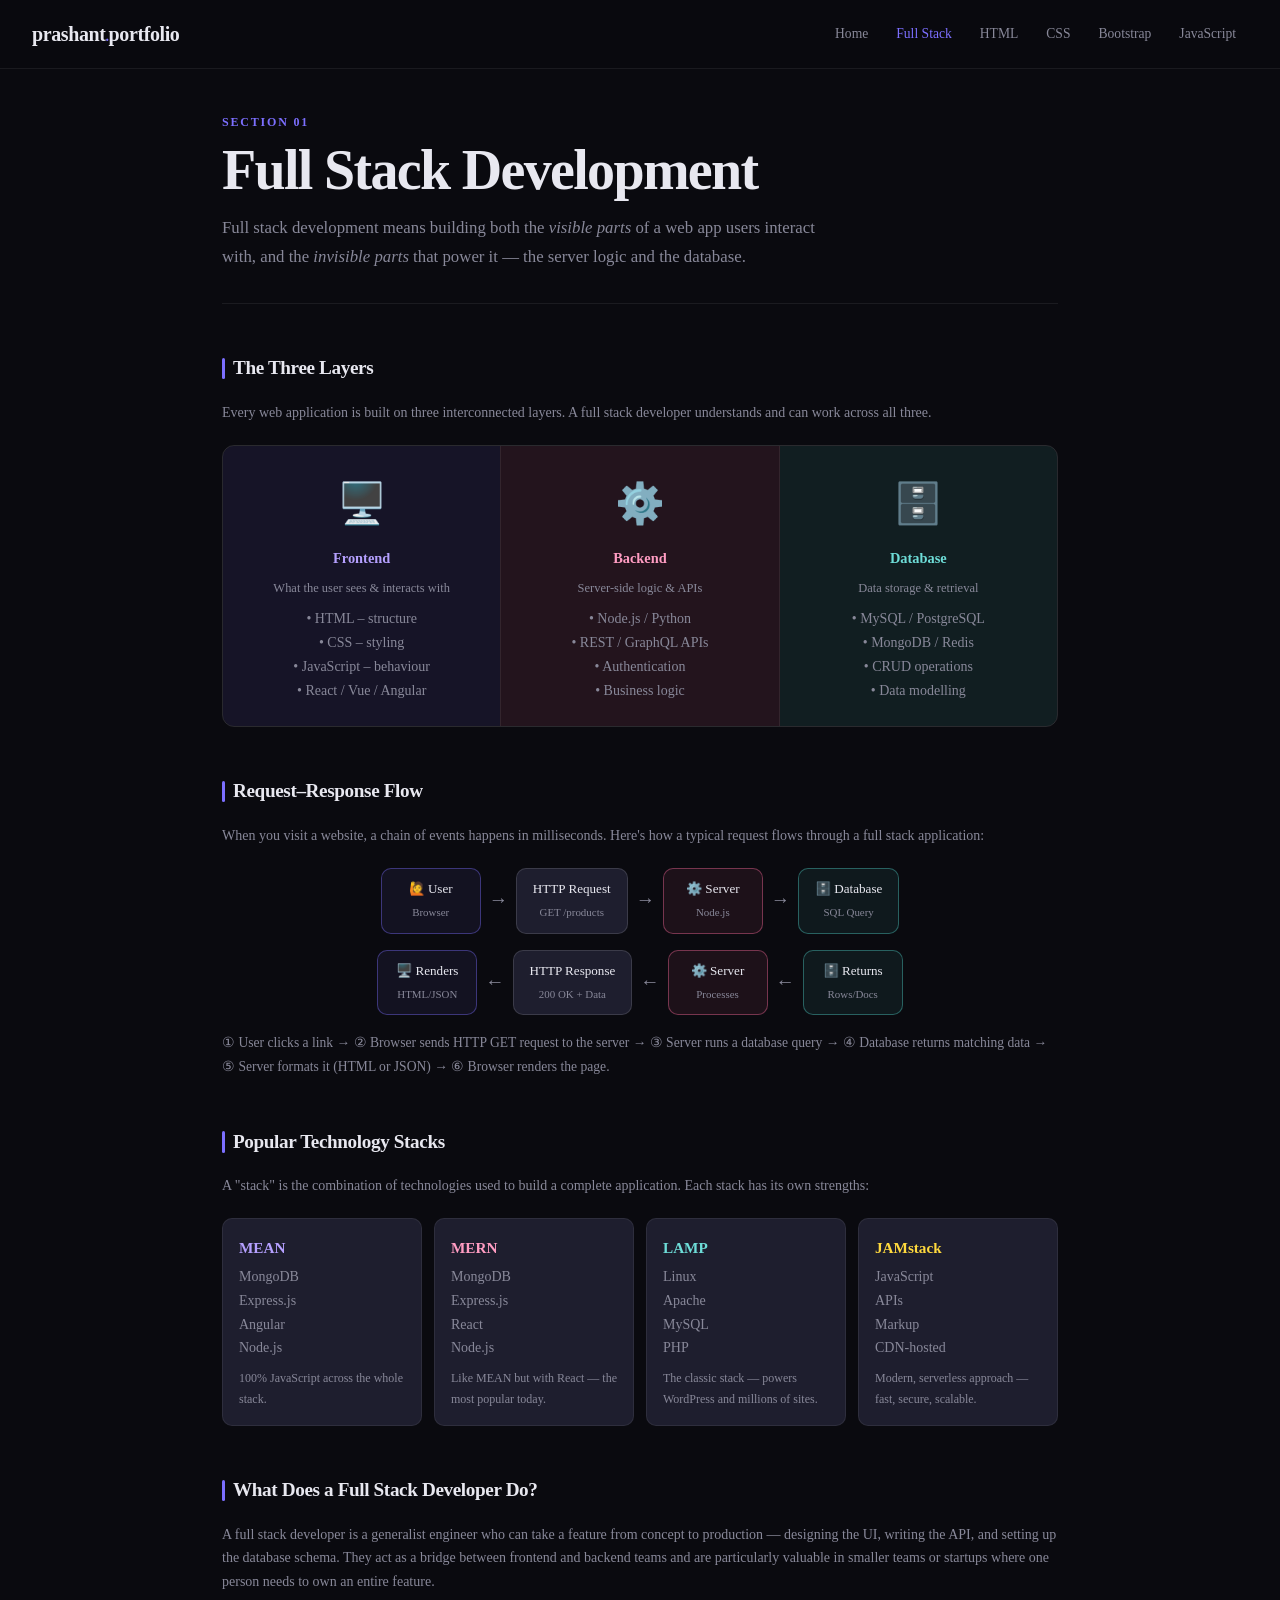
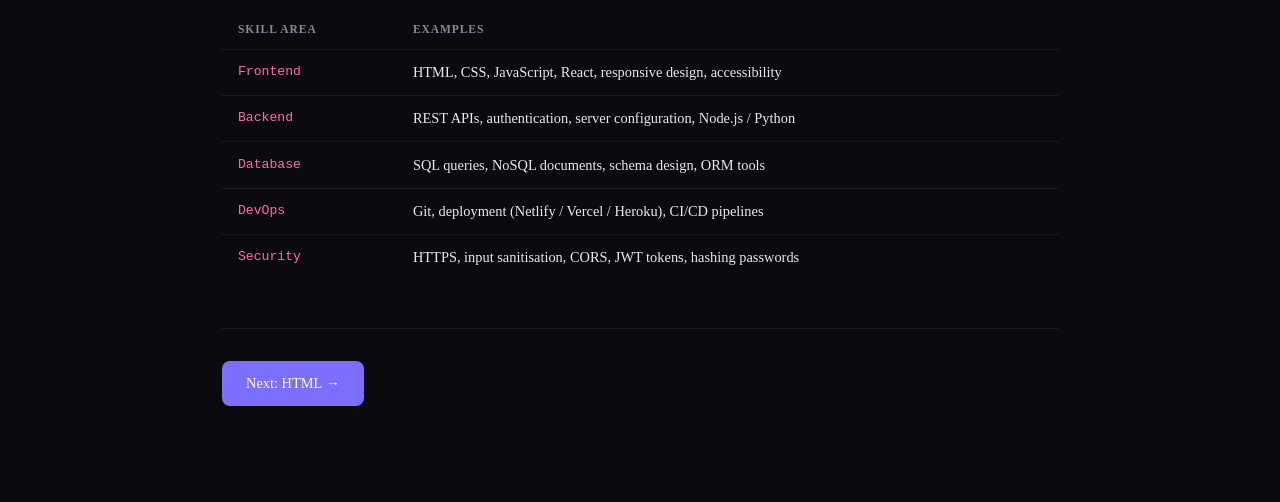
<file: fullstack.html>
<!DOCTYPE html>
<html lang="en">
<head>
<meta charset="UTF-8">
<meta name="viewport" content="width=device-width, initial-scale=1.0">
<title>Full Stack Development – ePortfolio</title>
<link rel="stylesheet" href="style.css">
</head>
<body>

<nav>
  <a href="index.html" class="nav-logo">prashant<span>.</span>portfolio</a>
  <div class="nav-links">
    <a href="index.html">Home</a>
    <a href="fullstack.html" class="active">Full Stack</a>
    <a href="html.html">HTML</a>
    <a href="css.html">CSS</a>
    <a href="bootstrap.html">Bootstrap</a>
    <a href="javascript.html">JavaScript</a>
  </div>
</nav>

<main>
<div class="section-page">

  <div class="section-header">
    <div class="section-num">Section 01</div>
    <h1>Full Stack Development</h1>
    <p>Full stack development means building both the <em>visible parts</em> of a web app users interact with, and the <em>invisible parts</em> that power it — the server logic and the database.</p>
  </div>

  <!-- THE THREE LAYERS -->
  <div class="block">
    <div class="block-title">The Three Layers</div>
    <p style="color:var(--muted); margin-bottom:1.25rem;">Every web application is built on three interconnected layers. A full stack developer understands and can work across all three.</p>

    <div class="arch-diagram">
      <div class="arch-layer">
        <div class="arch-layer-icon">🖥️</div>
        <h3 style="color:#b5a0ff">Frontend</h3>
        <p>What the user sees &amp; interacts with</p>
        <ul>
          <li>HTML – structure</li>
          <li>CSS – styling</li>
          <li>JavaScript – behaviour</li>
          <li>React / Vue / Angular</li>
        </ul>
      </div>
      <div class="arch-layer">
        <div class="arch-layer-icon">⚙️</div>
        <h3 style="color:#ff9cc2">Backend</h3>
        <p>Server-side logic &amp; APIs</p>
        <ul>
          <li>Node.js / Python</li>
          <li>REST / GraphQL APIs</li>
          <li>Authentication</li>
          <li>Business logic</li>
        </ul>
      </div>
      <div class="arch-layer">
        <div class="arch-layer-icon">🗄️</div>
        <h3 style="color:#6eddd8">Database</h3>
        <p>Data storage &amp; retrieval</p>
        <ul>
          <li>MySQL / PostgreSQL</li>
          <li>MongoDB / Redis</li>
          <li>CRUD operations</li>
          <li>Data modelling</li>
        </ul>
      </div>
    </div>
  </div>

  <!-- REQUEST/RESPONSE FLOW -->
  <div class="block">
    <div class="block-title">Request–Response Flow</div>
    <p style="color:var(--muted); margin-bottom:1.25rem;">When you visit a website, a chain of events happens in milliseconds. Here's how a typical request flows through a full stack application:</p>

    <div class="flow-diagram">
      <div class="flow-box" style="border-color:rgba(124,111,255,0.4); background:rgba(124,111,255,0.08)">🙋 User<br><small style="color:var(--muted)">Browser</small></div>
      <div class="flow-arrow">→</div>
      <div class="flow-box">HTTP Request<br><small style="color:var(--muted)">GET /products</small></div>
      <div class="flow-arrow">→</div>
      <div class="flow-box" style="border-color:rgba(255,107,157,0.4); background:rgba(255,107,157,0.08)">⚙️ Server<br><small style="color:var(--muted)">Node.js</small></div>
      <div class="flow-arrow">→</div>
      <div class="flow-box" style="border-color:rgba(78,205,196,0.4); background:rgba(78,205,196,0.08)">🗄️ Database<br><small style="color:var(--muted)">SQL Query</small></div>
    </div>
    <div class="flow-diagram" style="margin-top:0.5rem">
      <div class="flow-box" style="border-color:rgba(124,111,255,0.4); background:rgba(124,111,255,0.08)">🖥️ Renders<br><small style="color:var(--muted)">HTML/JSON</small></div>
      <div class="flow-arrow">←</div>
      <div class="flow-box">HTTP Response<br><small style="color:var(--muted)">200 OK + Data</small></div>
      <div class="flow-arrow">←</div>
      <div class="flow-box" style="border-color:rgba(255,107,157,0.4); background:rgba(255,107,157,0.08)">⚙️ Server<br><small style="color:var(--muted)">Processes</small></div>
      <div class="flow-arrow">←</div>
      <div class="flow-box" style="border-color:rgba(78,205,196,0.4); background:rgba(78,205,196,0.08)">🗄️ Returns<br><small style="color:var(--muted)">Rows/Docs</small></div>
    </div>
    <p style="color:var(--muted); font-size:0.85rem; margin-top:0.75rem;">① User clicks a link → ② Browser sends HTTP GET request to the server → ③ Server runs a database query → ④ Database returns matching data → ⑤ Server formats it (HTML or JSON) → ⑥ Browser renders the page.</p>
  </div>

  <!-- POPULAR STACKS -->
  <div class="block">
    <div class="block-title">Popular Technology Stacks</div>
    <p style="color:var(--muted); margin-bottom:1.25rem;">A "stack" is the combination of technologies used to build a complete application. Each stack has its own strengths:</p>

    <div class="stacks-grid">
      <div class="stack-card">
        <h4 style="color:#b5a0ff">MEAN</h4>
        <ul>
          <li>MongoDB</li>
          <li>Express.js</li>
          <li>Angular</li>
          <li>Node.js</li>
        </ul>
        <p style="font-size:0.75rem; color:var(--muted); margin-top:0.5rem">100% JavaScript across the whole stack.</p>
      </div>
      <div class="stack-card">
        <h4 style="color:#ff9cc2">MERN</h4>
        <ul>
          <li>MongoDB</li>
          <li>Express.js</li>
          <li>React</li>
          <li>Node.js</li>
        </ul>
        <p style="font-size:0.75rem; color:var(--muted); margin-top:0.5rem">Like MEAN but with React — the most popular today.</p>
      </div>
      <div class="stack-card">
        <h4 style="color:#6eddd8">LAMP</h4>
        <ul>
          <li>Linux</li>
          <li>Apache</li>
          <li>MySQL</li>
          <li>PHP</li>
        </ul>
        <p style="font-size:0.75rem; color:var(--muted); margin-top:0.5rem">The classic stack — powers WordPress and millions of sites.</p>
      </div>
      <div class="stack-card">
        <h4 style="color:#ffd93d">JAMstack</h4>
        <ul>
          <li>JavaScript</li>
          <li>APIs</li>
          <li>Markup</li>
          <li>CDN-hosted</li>
        </ul>
        <p style="font-size:0.75rem; color:var(--muted); margin-top:0.5rem">Modern, serverless approach — fast, secure, scalable.</p>
      </div>
    </div>
  </div>

  <!-- WHAT IS A FULL STACK DEV -->
  <div class="block">
    <div class="block-title">What Does a Full Stack Developer Do?</div>
    <p style="color:var(--muted); margin-bottom:1rem;">A full stack developer is a generalist engineer who can take a feature from concept to production — designing the UI, writing the API, and setting up the database schema. They act as a bridge between frontend and backend teams and are particularly valuable in smaller teams or startups where one person needs to own an entire feature.</p>

    <table class="spec-table">
      <thead>
        <tr><th>Skill Area</th><th>Examples</th></tr>
      </thead>
      <tbody>
        <tr><td>Frontend</td><td>HTML, CSS, JavaScript, React, responsive design, accessibility</td></tr>
        <tr><td>Backend</td><td>REST APIs, authentication, server configuration, Node.js / Python</td></tr>
        <tr><td>Database</td><td>SQL queries, NoSQL documents, schema design, ORM tools</td></tr>
        <tr><td>DevOps</td><td>Git, deployment (Netlify / Vercel / Heroku), CI/CD pipelines</td></tr>
        <tr><td>Security</td><td>HTTPS, input sanitisation, CORS, JWT tokens, hashing passwords</td></tr>
      </tbody>
    </table>
  </div>

  <div style="margin-top:3rem; padding-top:2rem; border-top:1px solid var(--border)">
    <a href="html.html" class="btn btn-primary">Next: HTML →</a>
  </div>

</div>
</main>

</body>
</html>
</file>
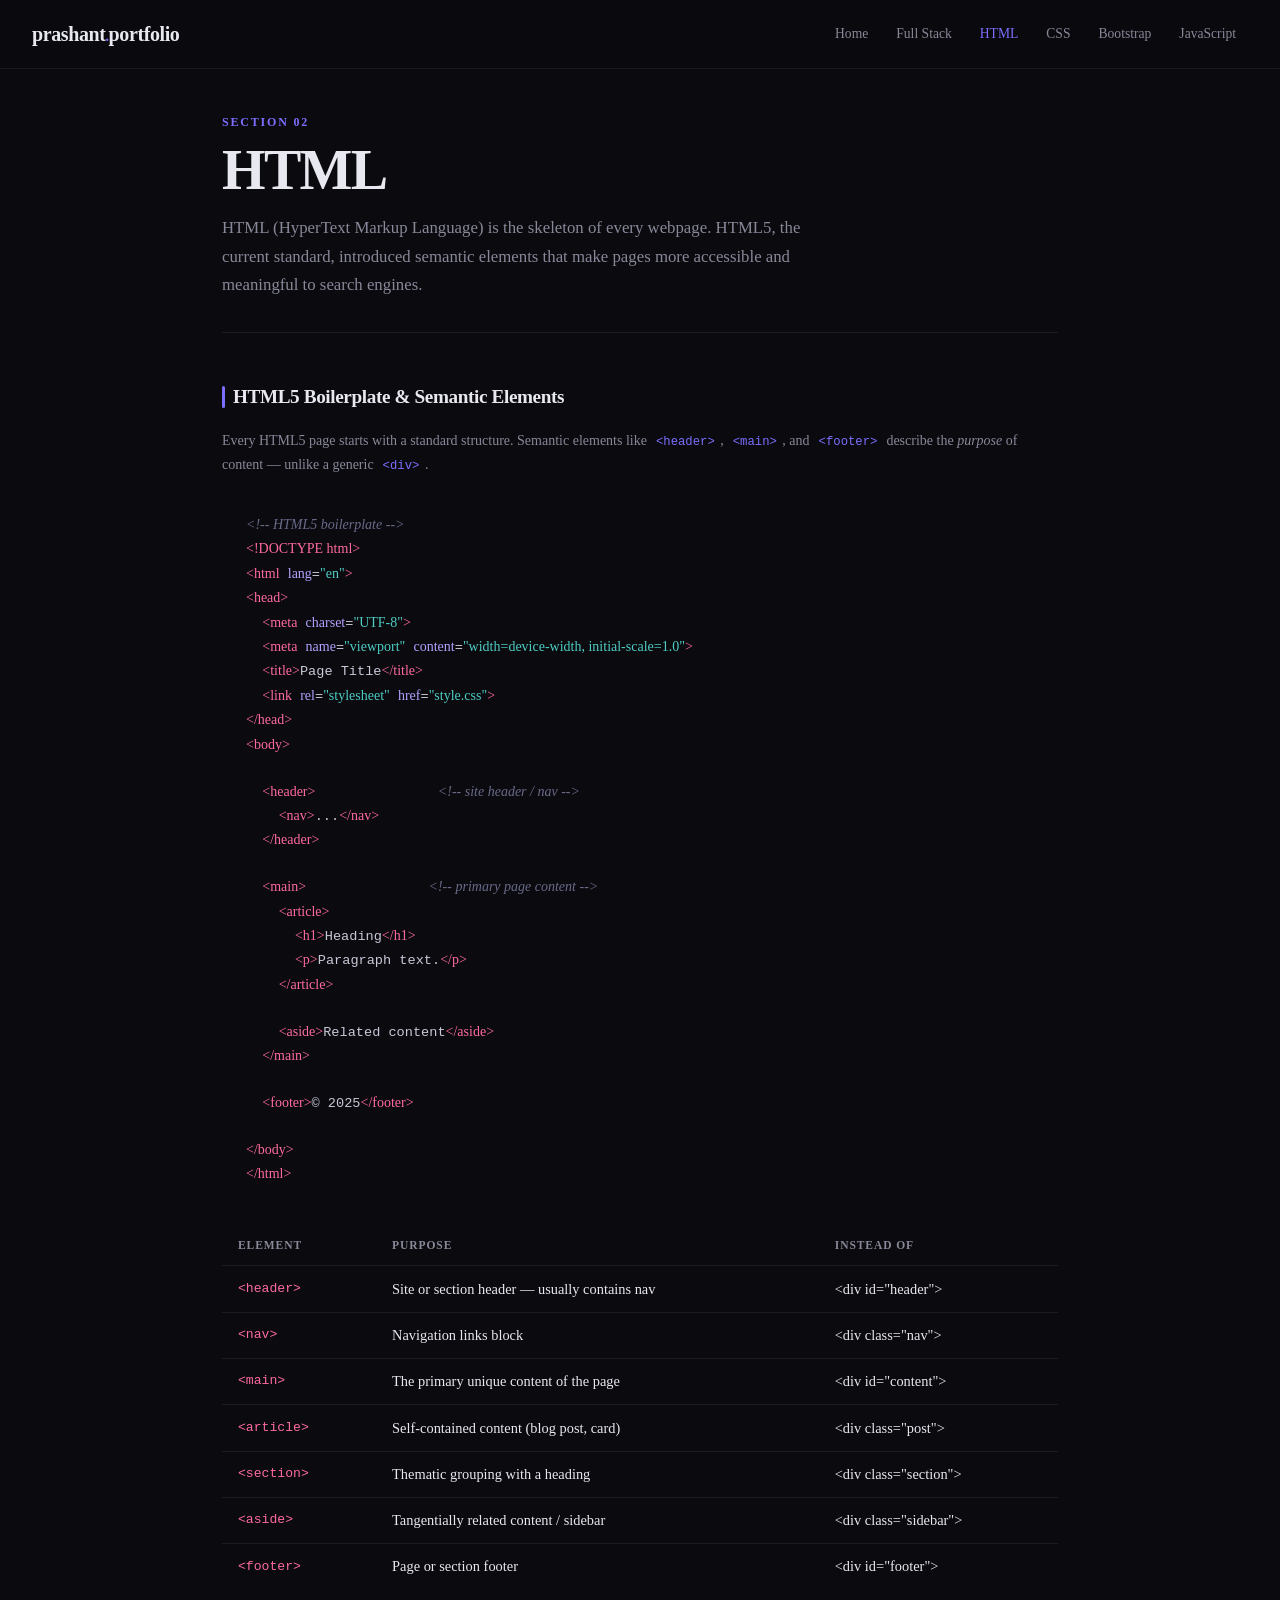
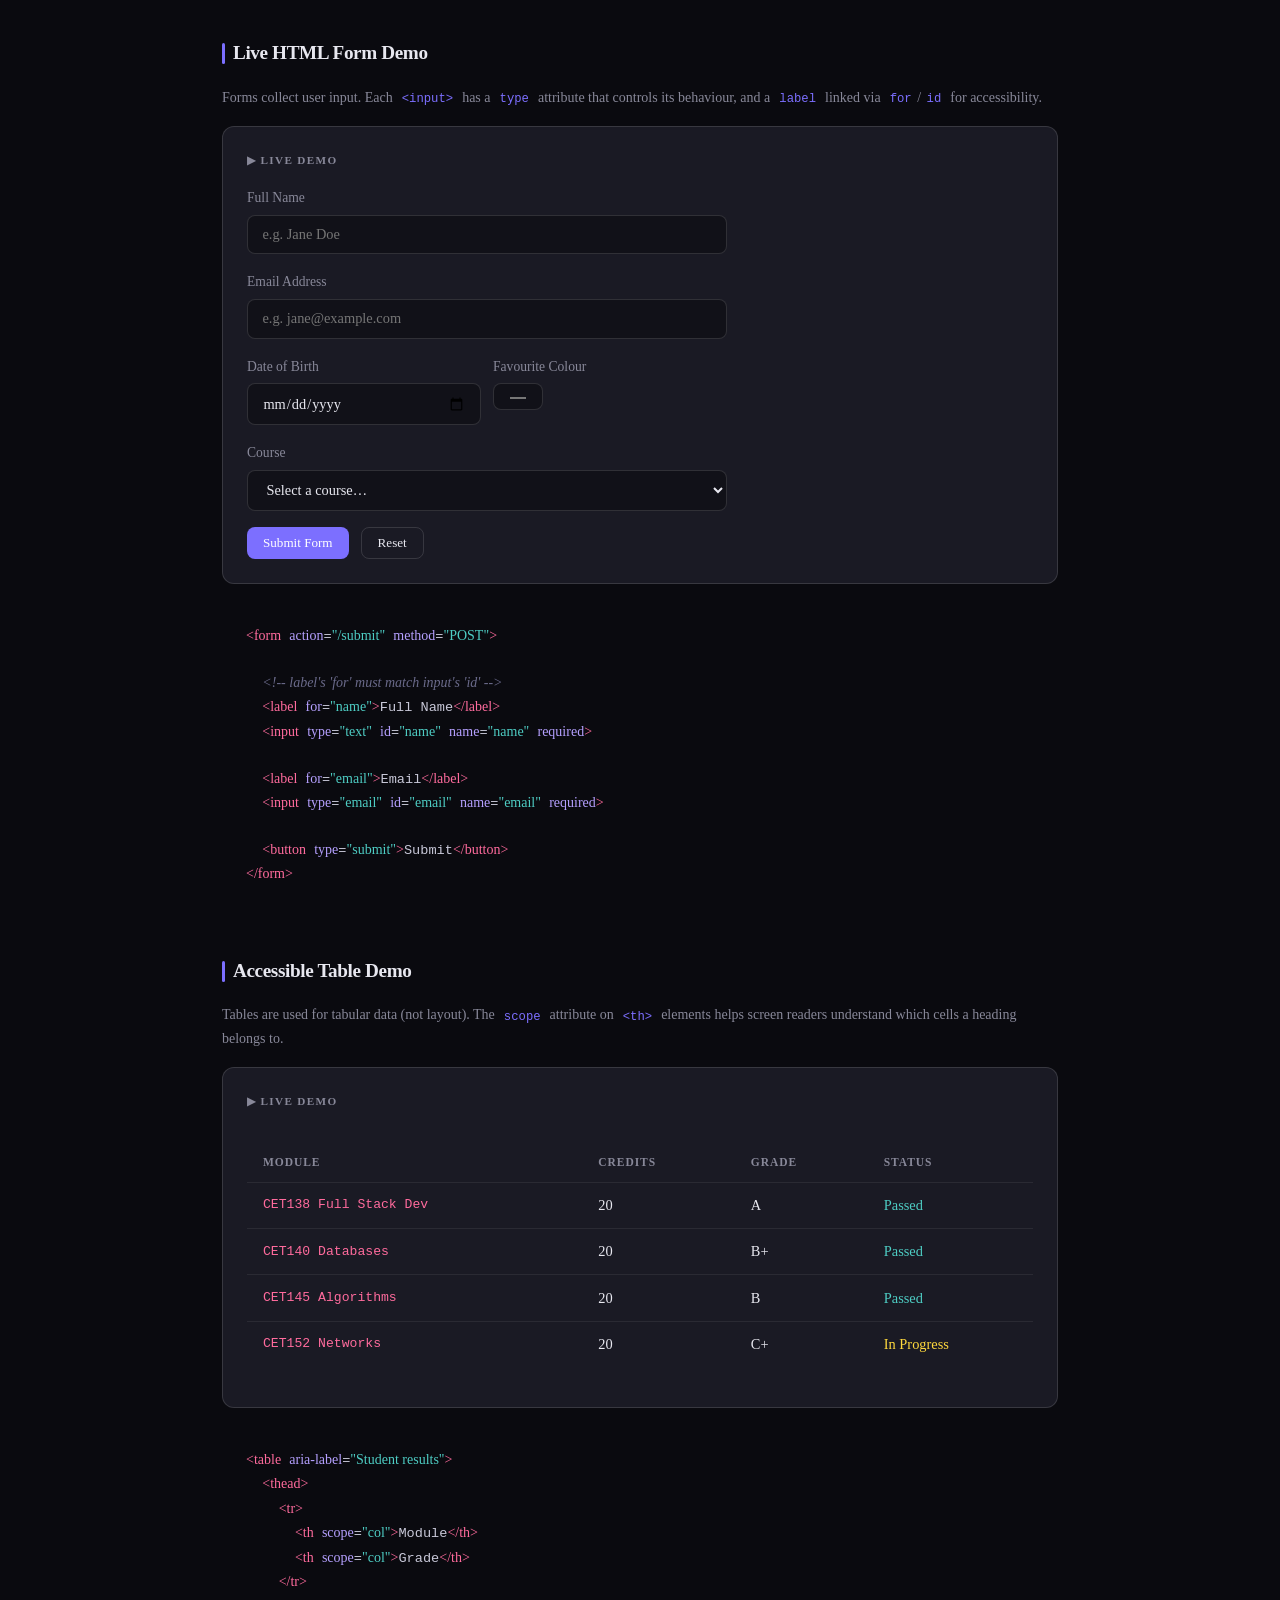
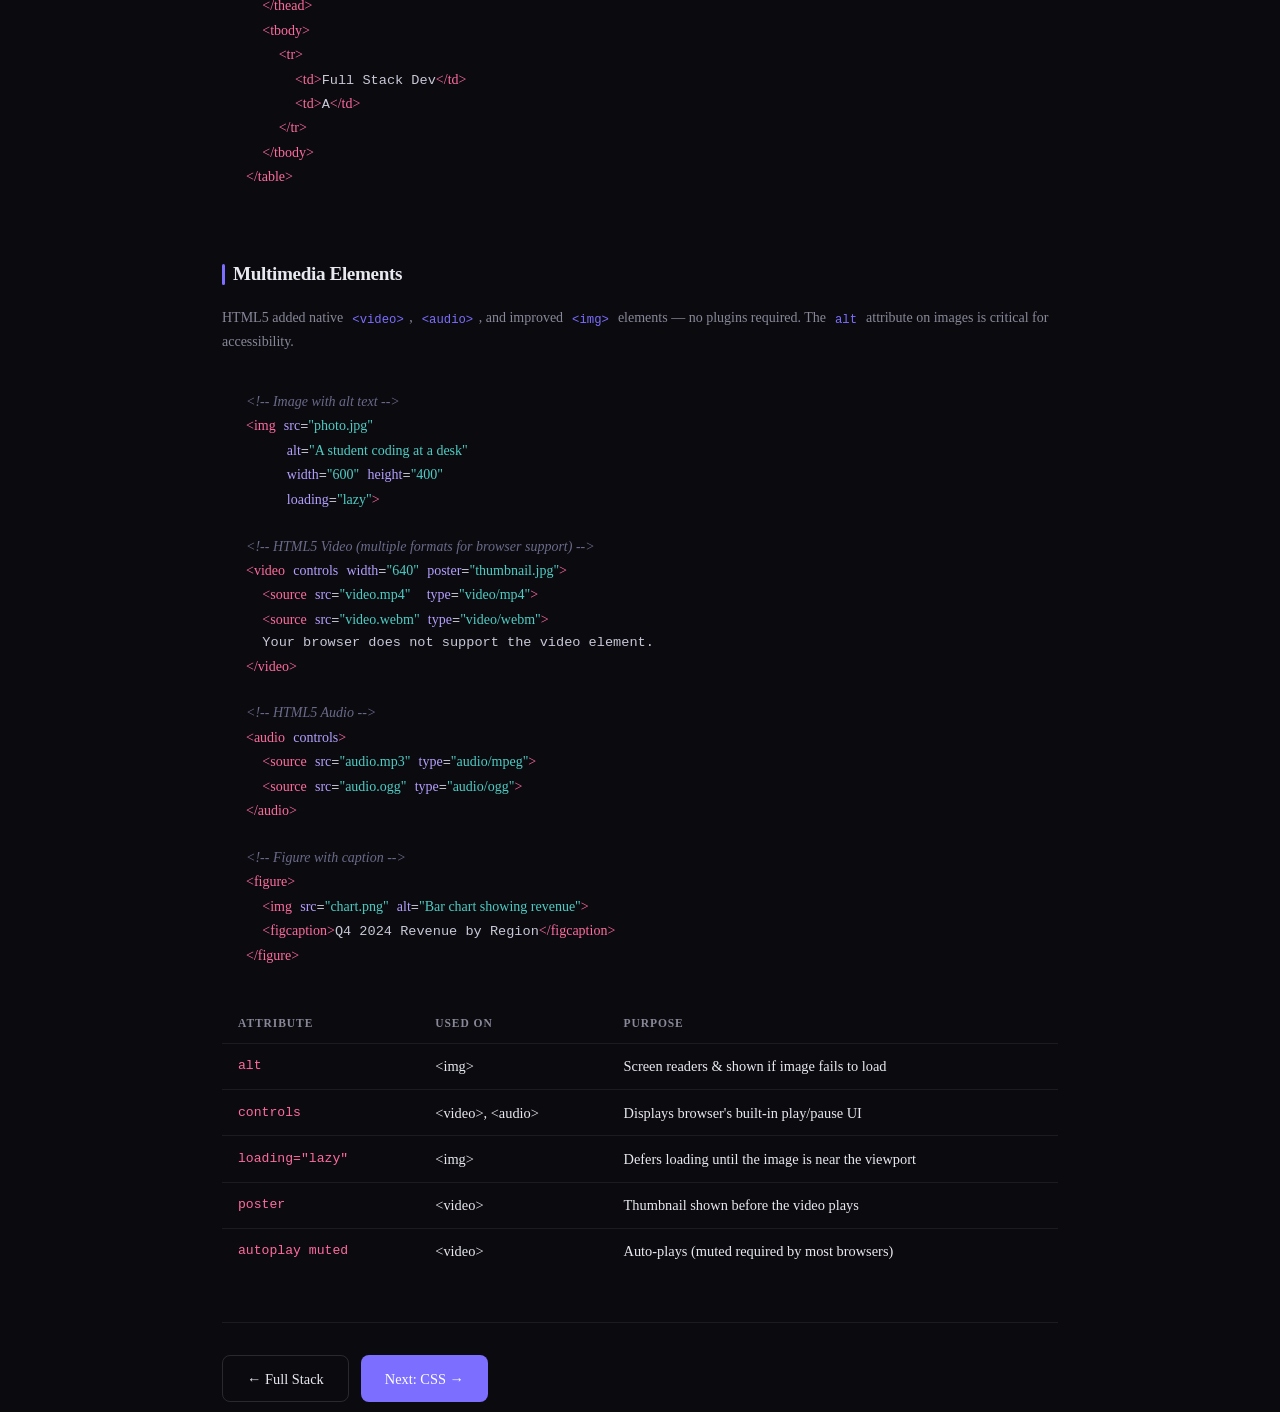
<file: html.html>
<!DOCTYPE html>
<html lang="en">
<head>
<meta charset="UTF-8">
<meta name="viewport" content="width=device-width, initial-scale=1.0">
<title>HTML – ePortfolio</title>
<link rel="stylesheet" href="style.css">
</head>
<body>

<nav>
  <a href="index.html" class="nav-logo">prashant<span>.</span>portfolio</a>
  <div class="nav-links">
    <a href="index.html">Home</a>
    <a href="fullstack.html">Full Stack</a>
    <a href="html.html" class="active">HTML</a>
    <a href="css.html">CSS</a>
    <a href="bootstrap.html">Bootstrap</a>
    <a href="javascript.html">JavaScript</a>
  </div>
</nav>

<main>
<div class="section-page">

  <div class="section-header">
    <div class="section-num">Section 02</div>
    <h1>HTML</h1>
    <p>HTML (HyperText Markup Language) is the skeleton of every webpage. HTML5, the current standard, introduced semantic elements that make pages more accessible and meaningful to search engines.</p>
  </div>

  <!-- BOILERPLATE -->
  <div class="block">
    <div class="block-title">HTML5 Boilerplate &amp; Semantic Elements</div>
    <p style="color:var(--muted); margin-bottom:1rem;">Every HTML5 page starts with a standard structure. Semantic elements like <code>&lt;header&gt;</code>, <code>&lt;main&gt;</code>, and <code>&lt;footer&gt;</code> describe the <em>purpose</em> of content — unlike a generic <code>&lt;div&gt;</code>.</p>

<pre><span class="c">&lt;!-- HTML5 boilerplate --&gt;</span>
<span class="tag">&lt;!DOCTYPE html&gt;</span>
<span class="tag">&lt;html</span> <span class="attr">lang</span>=<span class="str">"en"</span><span class="tag">&gt;</span>
<span class="tag">&lt;head&gt;</span>
  <span class="tag">&lt;meta</span> <span class="attr">charset</span>=<span class="str">"UTF-8"</span><span class="tag">&gt;</span>
  <span class="tag">&lt;meta</span> <span class="attr">name</span>=<span class="str">"viewport"</span> <span class="attr">content</span>=<span class="str">"width=device-width, initial-scale=1.0"</span><span class="tag">&gt;</span>
  <span class="tag">&lt;title&gt;</span>Page Title<span class="tag">&lt;/title&gt;</span>
  <span class="tag">&lt;link</span> <span class="attr">rel</span>=<span class="str">"stylesheet"</span> <span class="attr">href</span>=<span class="str">"style.css"</span><span class="tag">&gt;</span>
<span class="tag">&lt;/head&gt;</span>
<span class="tag">&lt;body&gt;</span>

  <span class="tag">&lt;header&gt;</span>               <span class="c">&lt;!-- site header / nav --&gt;</span>
    <span class="tag">&lt;nav&gt;</span>...<span class="tag">&lt;/nav&gt;</span>
  <span class="tag">&lt;/header&gt;</span>

  <span class="tag">&lt;main&gt;</span>               <span class="c">&lt;!-- primary page content --&gt;</span>
    <span class="tag">&lt;article&gt;</span>
      <span class="tag">&lt;h1&gt;</span>Heading<span class="tag">&lt;/h1&gt;</span>
      <span class="tag">&lt;p&gt;</span>Paragraph text.<span class="tag">&lt;/p&gt;</span>
    <span class="tag">&lt;/article&gt;</span>

    <span class="tag">&lt;aside&gt;</span>Related content<span class="tag">&lt;/aside&gt;</span>
  <span class="tag">&lt;/main&gt;</span>

  <span class="tag">&lt;footer&gt;</span>© 2025<span class="tag">&lt;/footer&gt;</span>

<span class="tag">&lt;/body&gt;</span>
<span class="tag">&lt;/html&gt;</span></pre>

    <table class="spec-table" style="margin-top:1.25rem">
      <thead><tr><th>Element</th><th>Purpose</th><th>Instead of</th></tr></thead>
      <tbody>
        <tr><td>&lt;header&gt;</td><td>Site or section header — usually contains nav</td><td>&lt;div id="header"&gt;</td></tr>
        <tr><td>&lt;nav&gt;</td><td>Navigation links block</td><td>&lt;div class="nav"&gt;</td></tr>
        <tr><td>&lt;main&gt;</td><td>The primary unique content of the page</td><td>&lt;div id="content"&gt;</td></tr>
        <tr><td>&lt;article&gt;</td><td>Self-contained content (blog post, card)</td><td>&lt;div class="post"&gt;</td></tr>
        <tr><td>&lt;section&gt;</td><td>Thematic grouping with a heading</td><td>&lt;div class="section"&gt;</td></tr>
        <tr><td>&lt;aside&gt;</td><td>Tangentially related content / sidebar</td><td>&lt;div class="sidebar"&gt;</td></tr>
        <tr><td>&lt;footer&gt;</td><td>Page or section footer</td><td>&lt;div id="footer"&gt;</td></tr>
      </tbody>
    </table>
  </div>

  <!-- FORM DEMO -->
  <div class="block">
    <div class="block-title">Live HTML Form Demo</div>
    <p style="color:var(--muted); margin-bottom:1rem;">Forms collect user input. Each <code>&lt;input&gt;</code> has a <code>type</code> attribute that controls its behaviour, and a <code>label</code> linked via <code>for</code>/<code>id</code> for accessibility.</p>

    <div class="demo-box">
      <div class="demo-label"></div>
      <form class="demo-form" onsubmit="handleFormSubmit(event)">
        <div class="form-group">
          <label for="fname">Full Name</label>
          <input type="text" id="fname" placeholder="e.g. Jane Doe">
        </div>
        <div class="form-group">
          <label for="femail">Email Address</label>
          <input type="email" id="femail" placeholder="e.g. jane@example.com">
        </div>
        <div style="display:flex; gap:0.75rem; flex-wrap:wrap">
          <div class="form-group" style="flex:1; min-width:140px">
            <label for="fdob">Date of Birth</label>
            <input type="date" id="fdob">
          </div>
          <div class="form-group" style="flex:1; min-width:140px">
            <label for="fcolor">Favourite Colour</label>
            <input type="color" id="fcolor" value="#7c6fff">
          </div>
        </div>
        <div class="form-group">
          <label for="fcourse">Course</label>
          <select id="fcourse">
            <option value="">Select a course…</option>
            <option>BSc Computer Science</option>
            <option>BSc IT</option>
            <option>BEng Software Engineering</option>
          </select>
        </div>
        <div style="display:flex; gap:0.75rem">
          <button type="submit" class="btn btn-primary btn-sm">Submit Form</button>
          <button type="reset" class="btn btn-outline btn-sm">Reset</button>
        </div>
        <div id="form-result" class="output-box" style="display:none"></div>
      </form>
    </div>

<pre style="margin-top:1.25rem"><span class="tag">&lt;form</span> <span class="attr">action</span>=<span class="str">"/submit"</span> <span class="attr">method</span>=<span class="str">"POST"</span><span class="tag">&gt;</span>

  <span class="c">&lt;!-- label's 'for' must match input's 'id' --&gt;</span>
  <span class="tag">&lt;label</span> <span class="attr">for</span>=<span class="str">"name"</span><span class="tag">&gt;</span>Full Name<span class="tag">&lt;/label&gt;</span>
  <span class="tag">&lt;input</span> <span class="attr">type</span>=<span class="str">"text"</span> <span class="attr">id</span>=<span class="str">"name"</span> <span class="attr">name</span>=<span class="str">"name"</span> <span class="attr">required</span><span class="tag">&gt;</span>

  <span class="tag">&lt;label</span> <span class="attr">for</span>=<span class="str">"email"</span><span class="tag">&gt;</span>Email<span class="tag">&lt;/label&gt;</span>
  <span class="tag">&lt;input</span> <span class="attr">type</span>=<span class="str">"email"</span> <span class="attr">id</span>=<span class="str">"email"</span> <span class="attr">name</span>=<span class="str">"email"</span> <span class="attr">required</span><span class="tag">&gt;</span>

  <span class="tag">&lt;button</span> <span class="attr">type</span>=<span class="str">"submit"</span><span class="tag">&gt;</span>Submit<span class="tag">&lt;/button&gt;</span>
<span class="tag">&lt;/form&gt;</span></pre>
  </div>

  <!-- TABLE DEMO -->
  <div class="block">
    <div class="block-title">Accessible Table Demo</div>
    <p style="color:var(--muted); margin-bottom:1rem;">Tables are used for tabular data (not layout). The <code>scope</code> attribute on <code>&lt;th&gt;</code> elements helps screen readers understand which cells a heading belongs to.</p>

    <div class="demo-box">
      <div class="demo-label"></div>
      <div style="overflow-x:auto">
        <table class="spec-table" aria-label="Student module results">
          <thead>
            <tr>
              <th scope="col">Module</th>
              <th scope="col">Credits</th>
              <th scope="col">Grade</th>
              <th scope="col">Status</th>
            </tr>
          </thead>
          <tbody>
            <tr><td>CET138 Full Stack Dev</td><td>20</td><td>A</td><td style="color:var(--accent3)">Passed</td></tr>
            <tr><td>CET140 Databases</td><td>20</td><td>B+</td><td style="color:var(--accent3)">Passed</td></tr>
            <tr><td>CET145 Algorithms</td><td>20</td><td>B</td><td style="color:var(--accent3)">Passed</td></tr>
            <tr><td>CET152 Networks</td><td>20</td><td>C+</td><td style="color:var(--accent4)">In Progress</td></tr>
          </tbody>
        </table>
      </div>
    </div>

<pre style="margin-top:1.25rem"><span class="tag">&lt;table</span> <span class="attr">aria-label</span>=<span class="str">"Student results"</span><span class="tag">&gt;</span>
  <span class="tag">&lt;thead&gt;</span>
    <span class="tag">&lt;tr&gt;</span>
      <span class="tag">&lt;th</span> <span class="attr">scope</span>=<span class="str">"col"</span><span class="tag">&gt;</span>Module<span class="tag">&lt;/th&gt;</span>
      <span class="tag">&lt;th</span> <span class="attr">scope</span>=<span class="str">"col"</span><span class="tag">&gt;</span>Grade<span class="tag">&lt;/th&gt;</span>
    <span class="tag">&lt;/tr&gt;</span>
  <span class="tag">&lt;/thead&gt;</span>
  <span class="tag">&lt;tbody&gt;</span>
    <span class="tag">&lt;tr&gt;</span>
      <span class="tag">&lt;td&gt;</span>Full Stack Dev<span class="tag">&lt;/td&gt;</span>
      <span class="tag">&lt;td&gt;</span>A<span class="tag">&lt;/td&gt;</span>
    <span class="tag">&lt;/tr&gt;</span>
  <span class="tag">&lt;/tbody&gt;</span>
<span class="tag">&lt;/table&gt;</span></pre>
  </div>

  <!-- MULTIMEDIA -->
  <div class="block">
    <div class="block-title">Multimedia Elements</div>
    <p style="color:var(--muted); margin-bottom:1rem;">HTML5 added native <code>&lt;video&gt;</code>, <code>&lt;audio&gt;</code>, and improved <code>&lt;img&gt;</code> elements — no plugins required. The <code>alt</code> attribute on images is critical for accessibility.</p>

<pre><span class="c">&lt;!-- Image with alt text --&gt;</span>
<span class="tag">&lt;img</span> <span class="attr">src</span>=<span class="str">"photo.jpg"</span>
     <span class="attr">alt</span>=<span class="str">"A student coding at a desk"</span>
     <span class="attr">width</span>=<span class="str">"600"</span> <span class="attr">height</span>=<span class="str">"400"</span>
     <span class="attr">loading</span>=<span class="str">"lazy"</span><span class="tag">&gt;</span>

<span class="c">&lt;!-- HTML5 Video (multiple formats for browser support) --&gt;</span>
<span class="tag">&lt;video</span> <span class="attr">controls</span> <span class="attr">width</span>=<span class="str">"640"</span> <span class="attr">poster</span>=<span class="str">"thumbnail.jpg"</span><span class="tag">&gt;</span>
  <span class="tag">&lt;source</span> <span class="attr">src</span>=<span class="str">"video.mp4"</span>  <span class="attr">type</span>=<span class="str">"video/mp4"</span><span class="tag">&gt;</span>
  <span class="tag">&lt;source</span> <span class="attr">src</span>=<span class="str">"video.webm"</span> <span class="attr">type</span>=<span class="str">"video/webm"</span><span class="tag">&gt;</span>
  Your browser does not support the video element.
<span class="tag">&lt;/video&gt;</span>

<span class="c">&lt;!-- HTML5 Audio --&gt;</span>
<span class="tag">&lt;audio</span> <span class="attr">controls</span><span class="tag">&gt;</span>
  <span class="tag">&lt;source</span> <span class="attr">src</span>=<span class="str">"audio.mp3"</span> <span class="attr">type</span>=<span class="str">"audio/mpeg"</span><span class="tag">&gt;</span>
  <span class="tag">&lt;source</span> <span class="attr">src</span>=<span class="str">"audio.ogg"</span> <span class="attr">type</span>=<span class="str">"audio/ogg"</span><span class="tag">&gt;</span>
<span class="tag">&lt;/audio&gt;</span>

<span class="c">&lt;!-- Figure with caption --&gt;</span>
<span class="tag">&lt;figure&gt;</span>
  <span class="tag">&lt;img</span> <span class="attr">src</span>=<span class="str">"chart.png"</span> <span class="attr">alt</span>=<span class="str">"Bar chart showing revenue"</span><span class="tag">&gt;</span>
  <span class="tag">&lt;figcaption&gt;</span>Q4 2024 Revenue by Region<span class="tag">&lt;/figcaption&gt;</span>
<span class="tag">&lt;/figure&gt;</span></pre>

    <table class="spec-table" style="margin-top:1rem">
      <thead><tr><th>Attribute</th><th>Used on</th><th>Purpose</th></tr></thead>
      <tbody>
        <tr><td>alt</td><td>&lt;img&gt;</td><td>Screen readers &amp; shown if image fails to load</td></tr>
        <tr><td>controls</td><td>&lt;video&gt;, &lt;audio&gt;</td><td>Displays browser's built-in play/pause UI</td></tr>
        <tr><td>loading="lazy"</td><td>&lt;img&gt;</td><td>Defers loading until the image is near the viewport</td></tr>
        <tr><td>poster</td><td>&lt;video&gt;</td><td>Thumbnail shown before the video plays</td></tr>
        <tr><td>autoplay muted</td><td>&lt;video&gt;</td><td>Auto-plays (muted required by most browsers)</td></tr>
      </tbody>
    </table>
  </div>

  <div style="display:flex; gap:0.75rem; margin-top:3rem; padding-top:2rem; border-top:1px solid var(--border); flex-wrap:wrap">
    <a href="fullstack.html" class="btn btn-outline">← Full Stack</a>
    <a href="css.html" class="btn btn-primary">Next: CSS →</a>
  </div>

</div>
</main>

<script>
function handleFormSubmit(e) {
  e.preventDefault();
  const name = document.getElementById('fname').value;
  const email = document.getElementById('femail').value;
  const result = document.getElementById('form-result');
  result.style.display = 'block';
  result.textContent = `✓ Form submitted! Name: "${name || '(empty)'}", Email: "${email || '(empty)'"}`; 
}
</script>

</body>
</html>
</file>
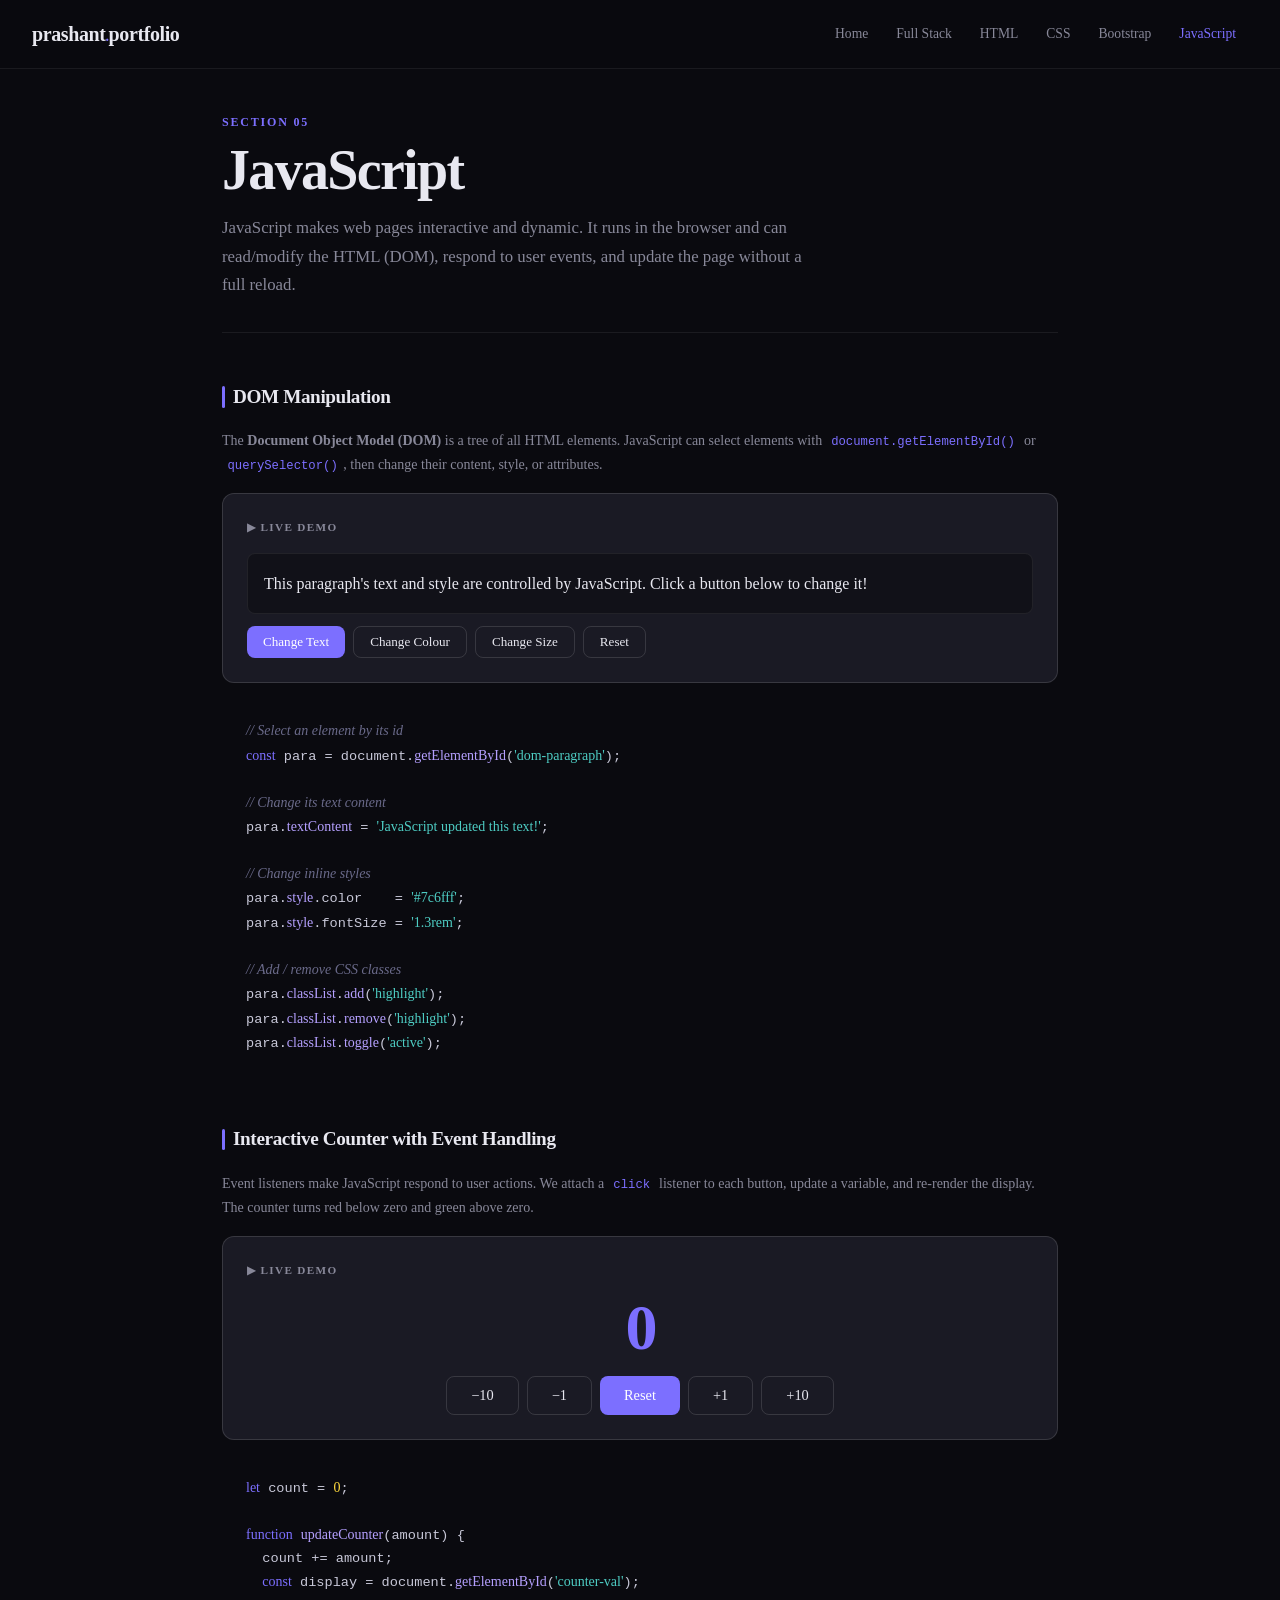
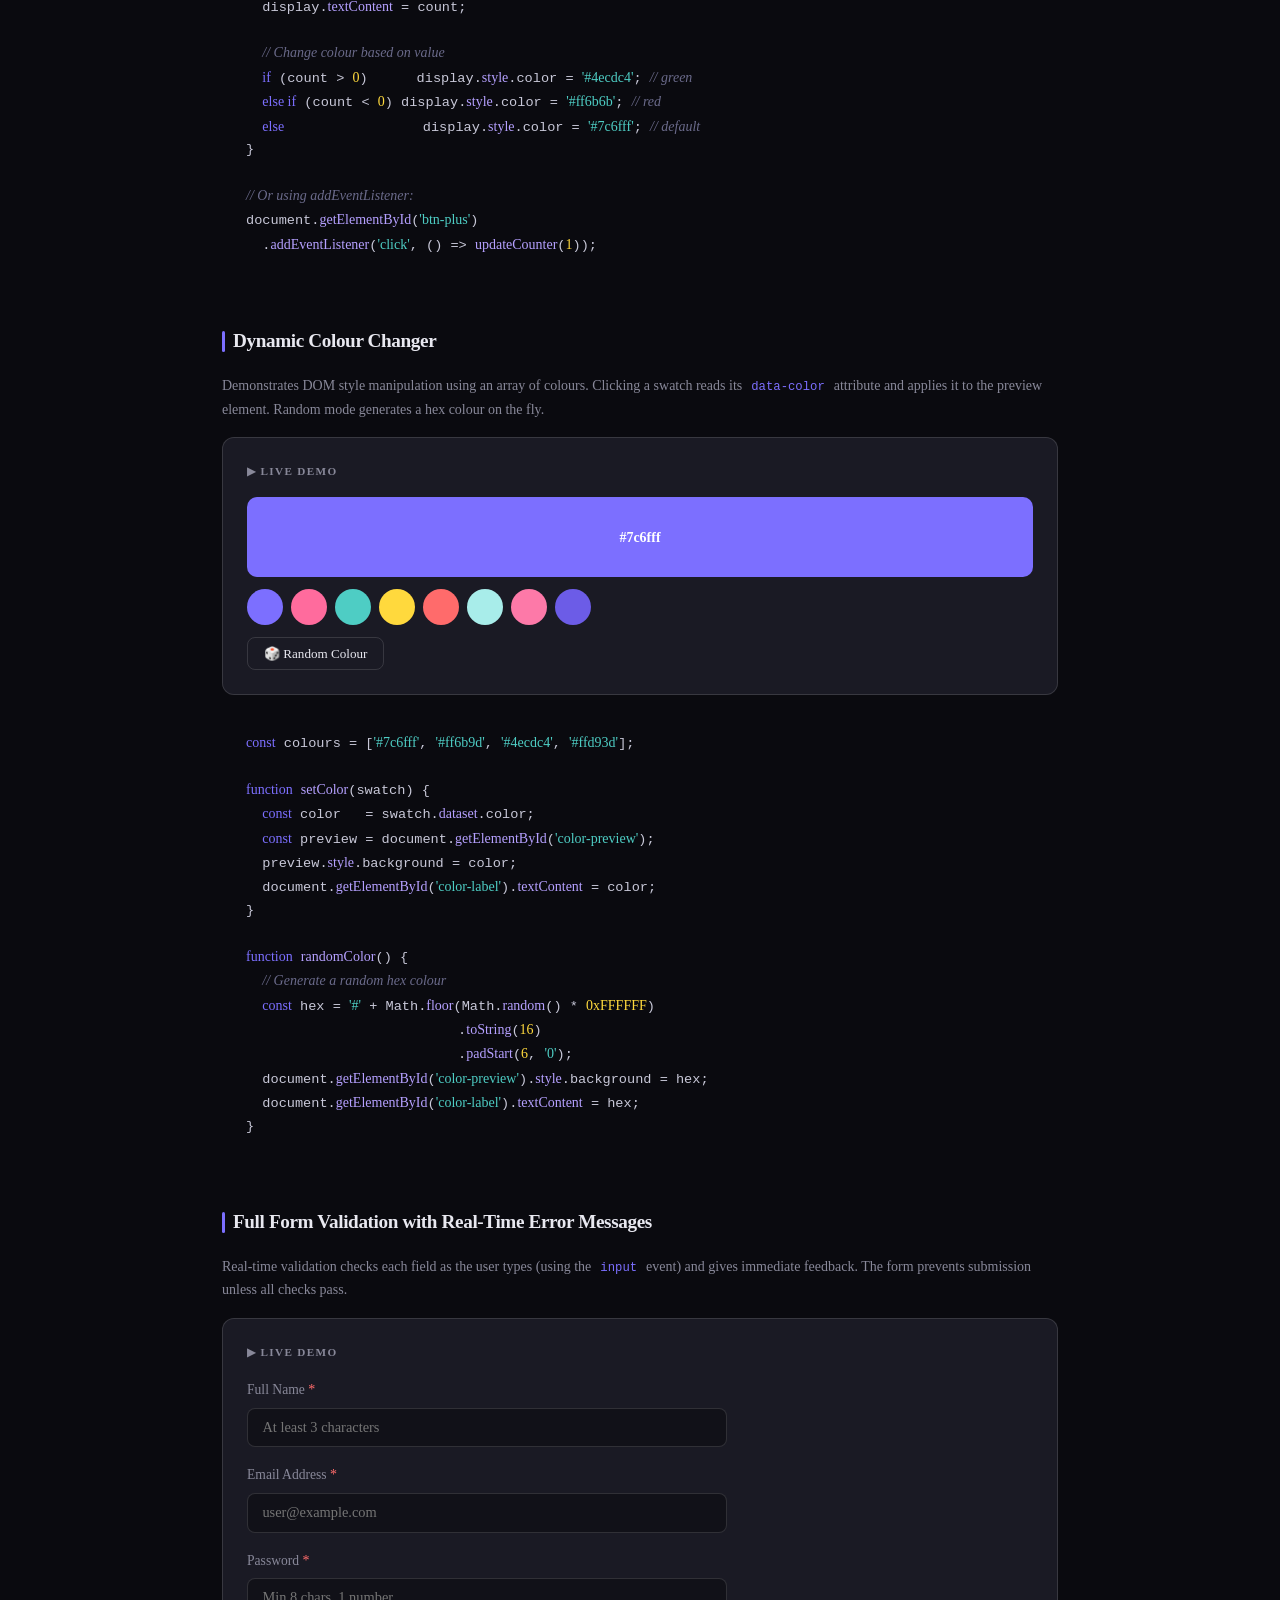
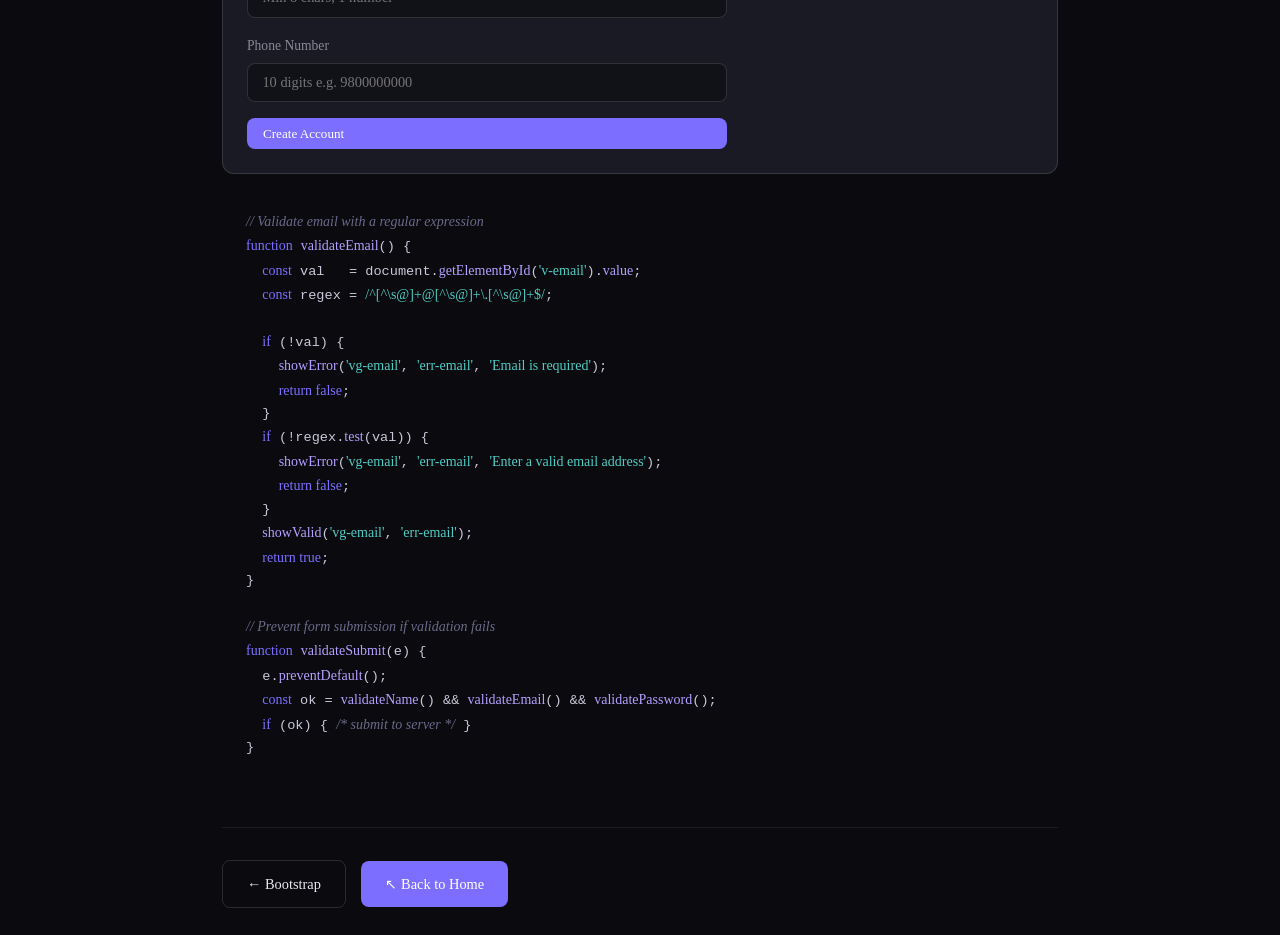
<file: javascript.html>
<!DOCTYPE html>
<html lang="en">
<head>
<meta charset="UTF-8">
<meta name="viewport" content="width=device-width, initial-scale=1.0">
<title>JavaScript – ePortfolio</title>
<link rel="stylesheet" href="style.css">
</head>
<body>

<nav>
  <a href="index.html" class="nav-logo">prashant<span>.</span>portfolio</a>
  <div class="nav-links">
    <a href="index.html">Home</a>
    <a href="fullstack.html">Full Stack</a>
    <a href="html.html">HTML</a>
    <a href="css.html">CSS</a>
    <a href="bootstrap.html">Bootstrap</a>
    <a href="javascript.html" class="active">JavaScript</a>
  </div>
</nav>

<main>
<div class="section-page">

  <div class="section-header">
    <div class="section-num">Section 05</div>
    <h1>JavaScript</h1>
    <p>JavaScript makes web pages interactive and dynamic. It runs in the browser and can read/modify the HTML (DOM), respond to user events, and update the page without a full reload.</p>
  </div>

  <!-- DOM MANIPULATION -->
  <div class="block">
    <div class="block-title">DOM Manipulation</div>
    <p style="color:var(--muted); margin-bottom:1rem;">The <strong>Document Object Model (DOM)</strong> is a tree of all HTML elements. JavaScript can select elements with <code>document.getElementById()</code> or <code>querySelector()</code>, then change their content, style, or attributes.</p>

    <div class="demo-box">
      <div class="demo-label"></div>
      <p id="dom-paragraph" style="padding:1rem; background:var(--bg2); border-radius:8px; border:1px solid var(--border); font-size:1rem; transition:all 0.3s">
        This paragraph's text and style are controlled by JavaScript. Click a button below to change it!
      </p>
      <div style="display:flex; gap:0.5rem; flex-wrap:wrap; margin-top:0.75rem">
        <button class="btn btn-primary btn-sm" onclick="changeParagraph('text')">Change Text</button>
        <button class="btn btn-outline btn-sm" onclick="changeParagraph('color')">Change Colour</button>
        <button class="btn btn-outline btn-sm" onclick="changeParagraph('size')">Change Size</button>
        <button class="btn btn-outline btn-sm" onclick="changeParagraph('reset')">Reset</button>
      </div>
    </div>

<pre style="margin-top:1rem"><span class="c">// Select an element by its id</span>
<span class="kw">const</span> para = document.<span class="attr">getElementById</span>(<span class="str">'dom-paragraph'</span>);

<span class="c">// Change its text content</span>
para.<span class="attr">textContent</span> = <span class="str">'JavaScript updated this text!'</span>;

<span class="c">// Change inline styles</span>
para.<span class="attr">style</span>.color    = <span class="str">'#7c6fff'</span>;
para.<span class="attr">style</span>.fontSize = <span class="str">'1.3rem'</span>;

<span class="c">// Add / remove CSS classes</span>
para.<span class="attr">classList</span>.<span class="attr">add</span>(<span class="str">'highlight'</span>);
para.<span class="attr">classList</span>.<span class="attr">remove</span>(<span class="str">'highlight'</span>);
para.<span class="attr">classList</span>.<span class="attr">toggle</span>(<span class="str">'active'</span>);</pre>
  </div>

  <!-- INTERACTIVE COUNTER -->
  <div class="block">
    <div class="block-title">Interactive Counter with Event Handling</div>
    <p style="color:var(--muted); margin-bottom:1rem;">Event listeners make JavaScript respond to user actions. We attach a <code>click</code> listener to each button, update a variable, and re-render the display. The counter turns red below zero and green above zero.</p>

    <div class="demo-box">
      <div class="demo-label"></div>
      <div class="counter-display" id="counter-val">0</div>
      <div class="counter-btns">
        <button class="btn btn-outline" onclick="updateCounter(-10)">−10</button>
        <button class="btn btn-outline" onclick="updateCounter(-1)">−1</button>
        <button class="btn btn-primary" onclick="resetCounter()">Reset</button>
        <button class="btn btn-outline" onclick="updateCounter(1)">+1</button>
        <button class="btn btn-outline" onclick="updateCounter(10)">+10</button>
      </div>
    </div>

<pre style="margin-top:1rem"><span class="kw">let</span> count = <span class="num">0</span>;

<span class="kw">function</span> <span class="attr">updateCounter</span>(amount) {
  count += amount;
  <span class="kw">const</span> display = document.<span class="attr">getElementById</span>(<span class="str">'counter-val'</span>);
  display.<span class="attr">textContent</span> = count;

  <span class="c">// Change colour based on value</span>
  <span class="kw">if</span> (count > <span class="num">0</span>)      display.<span class="attr">style</span>.color = <span class="str">'#4ecdc4'</span>; <span class="c">// green</span>
  <span class="kw">else if</span> (count < <span class="num">0</span>) display.<span class="attr">style</span>.color = <span class="str">'#ff6b6b'</span>; <span class="c">// red</span>
  <span class="kw">else</span>                 display.<span class="attr">style</span>.color = <span class="str">'#7c6fff'</span>; <span class="c">// default</span>
}

<span class="c">// Or using addEventListener:</span>
document.<span class="attr">getElementById</span>(<span class="str">'btn-plus'</span>)
  .<span class="attr">addEventListener</span>(<span class="str">'click'</span>, () => <span class="attr">updateCounter</span>(<span class="num">1</span>));</pre>
  </div>

  <!-- COLOUR CHANGER -->
  <div class="block">
    <div class="block-title">Dynamic Colour Changer</div>
    <p style="color:var(--muted); margin-bottom:1rem;">Demonstrates DOM style manipulation using an array of colours. Clicking a swatch reads its <code>data-color</code> attribute and applies it to the preview element. Random mode generates a hex colour on the fly.</p>

    <div class="demo-box">
      <div class="demo-label"></div>
      <div class="color-preview" id="color-preview" style="background:#7c6fff; color:#fff">
        <span id="color-label">#7c6fff</span>
      </div>
      <div class="color-swatches">
        <div class="swatch" style="background:#7c6fff" data-color="#7c6fff" onclick="setColor(this)"></div>
        <div class="swatch" style="background:#ff6b9d" data-color="#ff6b9d" onclick="setColor(this)"></div>
        <div class="swatch" style="background:#4ecdc4" data-color="#4ecdc4" onclick="setColor(this)"></div>
        <div class="swatch" style="background:#ffd93d" data-color="#ffd93d" onclick="setColor(this)"></div>
        <div class="swatch" style="background:#ff6b6b" data-color="#ff6b6b" onclick="setColor(this)"></div>
        <div class="swatch" style="background:#a8edea" data-color="#a8edea" onclick="setColor(this)"></div>
        <div class="swatch" style="background:#fd79a8" data-color="#fd79a8" onclick="setColor(this)"></div>
        <div class="swatch" style="background:#6c5ce7" data-color="#6c5ce7" onclick="setColor(this)"></div>
      </div>
      <button class="btn btn-outline btn-sm" style="margin-top:0.75rem" onclick="randomColor()">🎲 Random Colour</button>
    </div>

<pre style="margin-top:1rem"><span class="kw">const</span> colours = [<span class="str">'#7c6fff'</span>, <span class="str">'#ff6b9d'</span>, <span class="str">'#4ecdc4'</span>, <span class="str">'#ffd93d'</span>];

<span class="kw">function</span> <span class="attr">setColor</span>(swatch) {
  <span class="kw">const</span> color   = swatch.<span class="attr">dataset</span>.color;
  <span class="kw">const</span> preview = document.<span class="attr">getElementById</span>(<span class="str">'color-preview'</span>);
  preview.<span class="attr">style</span>.background = color;
  document.<span class="attr">getElementById</span>(<span class="str">'color-label'</span>).<span class="attr">textContent</span> = color;
}

<span class="kw">function</span> <span class="attr">randomColor</span>() {
  <span class="c">// Generate a random hex colour</span>
  <span class="kw">const</span> hex = <span class="str">'#'</span> + Math.<span class="attr">floor</span>(Math.<span class="attr">random</span>() * <span class="num">0xFFFFFF</span>)
                          .<span class="attr">toString</span>(<span class="num">16</span>)
                          .<span class="attr">padStart</span>(<span class="num">6</span>, <span class="str">'0'</span>);
  document.<span class="attr">getElementById</span>(<span class="str">'color-preview'</span>).<span class="attr">style</span>.background = hex;
  document.<span class="attr">getElementById</span>(<span class="str">'color-label'</span>).<span class="attr">textContent</span> = hex;
}</pre>
  </div>

  <!-- FORM VALIDATION -->
  <div class="block">
    <div class="block-title">Full Form Validation with Real-Time Error Messages</div>
    <p style="color:var(--muted); margin-bottom:1rem;">Real-time validation checks each field as the user types (using the <code>input</code> event) and gives immediate feedback. The form prevents submission unless all checks pass.</p>

    <div class="demo-box">
      <div class="demo-label"></div>
      <form class="demo-form" id="val-form" onsubmit="validateSubmit(event)" novalidate>
        <div class="form-group" id="vg-name">
          <label for="v-name">Full Name <span style="color:#ff6b6b">*</span></label>
          <input type="text" id="v-name" placeholder="At least 3 characters" oninput="validateName()">
          <span class="error" id="err-name"></span>
        </div>

        <div class="form-group" id="vg-email">
          <label for="v-email">Email Address <span style="color:#ff6b6b">*</span></label>
          <input type="email" id="v-email" placeholder="user@example.com" oninput="validateEmail()">
          <span class="error" id="err-email"></span>
        </div>

        <div class="form-group" id="vg-pass">
          <label for="v-pass">Password <span style="color:#ff6b6b">*</span></label>
          <input type="password" id="v-pass" placeholder="Min 8 chars, 1 number" oninput="validatePassword()">
          <span class="error" id="err-pass"></span>
        </div>

        <div class="form-group" id="vg-phone">
          <label for="v-phone">Phone Number</label>
          <input type="tel" id="v-phone" placeholder="10 digits e.g. 9800000000" oninput="validatePhone()">
          <span class="error" id="err-phone"></span>
        </div>

        <button type="submit" class="btn btn-primary btn-sm">Create Account</button>
        <div id="val-success" class="output-box" style="display:none; color:var(--accent3)"></div>
      </form>
    </div>

<pre style="margin-top:1rem"><span class="c">// Validate email with a regular expression</span>
<span class="kw">function</span> <span class="attr">validateEmail</span>() {
  <span class="kw">const</span> val   = document.<span class="attr">getElementById</span>(<span class="str">'v-email'</span>).<span class="attr">value</span>;
  <span class="kw">const</span> regex = <span class="str">/^[^\s@]+@[^\s@]+\.[^\s@]+$/</span>;

  <span class="kw">if</span> (!val) {
    <span class="attr">showError</span>(<span class="str">'vg-email'</span>, <span class="str">'err-email'</span>, <span class="str">'Email is required'</span>);
    <span class="kw">return false</span>;
  }
  <span class="kw">if</span> (!regex.<span class="attr">test</span>(val)) {
    <span class="attr">showError</span>(<span class="str">'vg-email'</span>, <span class="str">'err-email'</span>, <span class="str">'Enter a valid email address'</span>);
    <span class="kw">return false</span>;
  }
  <span class="attr">showValid</span>(<span class="str">'vg-email'</span>, <span class="str">'err-email'</span>);
  <span class="kw">return true</span>;
}

<span class="c">// Prevent form submission if validation fails</span>
<span class="kw">function</span> <span class="attr">validateSubmit</span>(e) {
  e.<span class="attr">preventDefault</span>();
  <span class="kw">const</span> ok = <span class="attr">validateName</span>() &amp;&amp; <span class="attr">validateEmail</span>() &amp;&amp; <span class="attr">validatePassword</span>();
  <span class="kw">if</span> (ok) { <span class="c">/* submit to server */</span> }
}</pre>
  </div>

  <div style="margin-top:3rem; padding-top:2rem; border-top:1px solid var(--border)">
    <a href="bootstrap.html" class="btn btn-outline">← Bootstrap</a>
    <a href="index.html" class="btn btn-primary" style="margin-left:0.75rem">↖ Back to Home</a>
  </div>

</div>
</main>

<script>
/* ── DOM Manipulation ── */
const origText = 'This paragraph\'s text and style are controlled by JavaScript. Click a button below to change it!';
let domState = 0;
function changeParagraph(type) {
  const el = document.getElementById('dom-paragraph');
  if (type === 'text') { el.textContent = 'JavaScript changed this text using el.textContent! ✓'; }
  else if (type === 'color') { el.style.color = '#7c6fff'; el.style.borderColor = 'rgba(124,111,255,0.4)'; }
  else if (type === 'size') { el.style.fontSize = el.style.fontSize === '1.25rem' ? '0.85rem' : '1.25rem'; }
  else { el.textContent = origText; el.style.color = ''; el.style.fontSize = ''; el.style.borderColor = ''; }
}

/* ── Counter ── */
let count = 0;
function updateCounter(n) {
  count += n;
  const el = document.getElementById('counter-val');
  el.textContent = count;
  el.style.color = count > 0 ? '#4ecdc4' : count < 0 ? '#ff6b6b' : '#7c6fff';
}
function resetCounter() { count = 0; updateCounter(0); }

/* ── Colour Changer ── */
function setColor(swatch) {
  const color = swatch.dataset.color;
  const preview = document.getElementById('color-preview');
  preview.style.background = color;
  document.getElementById('color-label').textContent = color;
  const r = parseInt(color.slice(1,3),16), g = parseInt(color.slice(3,5),16), b = parseInt(color.slice(5,7),16);
  preview.style.color = (r*0.299 + g*0.587 + b*0.114) > 186 ? '#111' : '#fff';
}
function randomColor() {
  const hex = '#' + Math.floor(Math.random() * 0xFFFFFF).toString(16).padStart(6,'0');
  const fakeEl = { dataset: { color: hex }, style: { background: hex } };
  const preview = document.getElementById('color-preview');
  preview.style.background = hex;
  document.getElementById('color-label').textContent = hex;
  const r = parseInt(hex.slice(1,3),16), g = parseInt(hex.slice(3,5),16), b = parseInt(hex.slice(5,7),16);
  preview.style.color = (r*0.299 + g*0.587 + b*0.114) > 186 ? '#111' : '#fff';
}

/* ── Form Validation ── */
function showError(groupId, errId, msg) {
  document.getElementById(groupId).className = 'form-group has-error';
  const e = document.getElementById(errId);
  e.textContent = msg; e.style.display = 'block';
}
function showValid(groupId, errId) {
  document.getElementById(groupId).className = 'form-group valid';
  const e = document.getElementById(errId);
  e.textContent = ''; e.style.display = 'none';
}
function validateName() {
  const val = document.getElementById('v-name').value.trim();
  if (!val) { showError('vg-name','err-name','Name is required'); return false; }
  if (val.length < 3) { showError('vg-name','err-name','Name must be at least 3 characters'); return false; }
  showValid('vg-name','err-name'); return true;
}
function validateEmail() {
  const val = document.getElementById('v-email').value.trim();
  const re = /^[^\s@]+@[^\s@]+\.[^\s@]+$/;
  if (!val) { showError('vg-email','err-email','Email is required'); return false; }
  if (!re.test(val)) { showError('vg-email','err-email','Enter a valid email address'); return false; }
  showValid('vg-email','err-email'); return true;
}
function validatePassword() {
  const val = document.getElementById('v-pass').value;
  if (!val) { showError('vg-pass','err-pass','Password is required'); return false; }
  if (val.length < 8) { showError('vg-pass','err-pass','Password must be at least 8 characters'); return false; }
  if (!/\d/.test(val)) { showError('vg-pass','err-pass','Password must contain at least one number'); return false; }
  showValid('vg-pass','err-pass'); return true;
}
function validatePhone() {
  const val = document.getElementById('v-phone').value.trim();
  if (!val) { showValid('vg-phone','err-phone'); return true; }
  if (!/^\d{10}$/.test(val)) { showError('vg-phone','err-phone','Phone must be exactly 10 digits'); return false; }
  showValid('vg-phone','err-phone'); return true;
}
function validateSubmit(e) {
  e.preventDefault();
  const ok = validateName() & validateEmail() & validatePassword() & validatePhone();
  const s = document.getElementById('val-success');
  if (ok) {
    s.style.display = 'block';
    s.textContent = '✓ All fields valid! Form would now be submitted to the server.';
  } else {
    s.style.display = 'none';
  }
}
</script>

</body>
</html>
</file>
<file: style.css>
*, *::before, *::after { box-sizing: border-box; margin: 0; padding: 0; }

:root {
  --bg: #0a0a0f;
  --bg2: #111118;
  --bg3: #1a1a24;
  --surface: #1e1e2e;
  --border: rgba(255,255,255,0.07);
  --border2: rgba(255,255,255,0.13);
  --text: #e8e8f0;
  --muted: #888899;
  --accent: #7c6fff;
  --accent2: #ff6b9d;
  --accent3: #4ecdc4;
  --accent4: #ffd93d;
  --font-display: 'Syne', sans-serif;
  --font-body: 'DM Sans', sans-serif;
  --font-mono: 'DM Mono', monospace;
}

html { scroll-behavior: smooth; }

body {
  background: var(--bg);
  color: var(--text);
  font-family: 'Times New Roman', Times, serif;
  font-size: 14px;
  line-height: 1.7;
  min-height: 100vh;
}

/* NAV */
nav {
  position: fixed; top: 0; left: 0; right: 0; z-index: 100;
  padding: 1rem 2rem;
  display: flex; align-items: center; justify-content: space-between;
  background: rgba(10,10,15,0.85);
  backdrop-filter: blur(12px);
  border-bottom: 1px solid var(--border);
}
.nav-logo {
  font-family: var(--font-display);
  font-size: 1.25rem;
  font-weight: 700;
  color: var(--text);
  text-decoration: none;
  letter-spacing: -0.02em;
}
.nav-logo span { color: var(--accent); }
.nav-links { display: flex; gap: 0.25rem; }
.nav-links a {
  color: var(--muted);
  text-decoration: none;
  font-size: 0.85rem;
  font-weight: 500;
  padding: 0.4rem 0.75rem;
  border-radius: 6px;
  transition: color 0.2s, background 0.2s;
}
.nav-links a:hover { color: var(--text); background: var(--border); }
.nav-links a.active { color: var(--accent); }

/* MAIN WRAPPER */
main { padding-top: 64px; }

/* HERO */
.hero {
  min-height: calc(100vh - 64px);
  display: flex; align-items: center; justify-content: center;
  text-align: center;
  padding: 4rem 2rem;
  position: relative;
  overflow: hidden;
}
.hero-bg {
  position: absolute; inset: 0; pointer-events: none;
  background: radial-gradient(ellipse 60% 50% at 50% 0%, rgba(124,111,255,0.12) 0%, transparent 70%),
              radial-gradient(ellipse 40% 30% at 80% 80%, rgba(255,107,157,0.07) 0%, transparent 60%);
}
.hero-content { position: relative; z-index: 1; max-width: 700px; }
.hero-badge {
  display: inline-flex; align-items: center; gap: 0.5rem;
  background: rgba(124,111,255,0.12);
  border: 1px solid rgba(124,111,255,0.25);
  border-radius: 100px;
  padding: 0.35rem 1rem;
  font-size: 0.8rem; font-weight: 500; color: var(--accent);
  margin-bottom: 1.5rem;
  letter-spacing: 0.05em; text-transform: uppercase;
}
.hero-badge::before { content: '●'; font-size: 0.5rem; animation: pulse 2s infinite; }
@keyframes pulse { 0%,100%{opacity:1}50%{opacity:0.3} }
.hero h1 {
  font-family: var(--font-display);
  font-size: clamp(2.5rem, 7vw, 5rem);
  font-weight: 800;
  line-height: 1.05;
  letter-spacing: -0.03em;
  margin-bottom: 1rem;
}
.hero h1 .name { color: var(--accent); }
.hero p {
  color: var(--muted); font-size: 1.1rem; max-width: 520px;
  margin: 0 auto 2.5rem;
}

/* SECTION CARDS GRID */
.cards-grid {
  display: grid;
  grid-template-columns: repeat(auto-fit, minmax(200px, 1fr));
  gap: 1rem;
  max-width: 1000px;
  margin: 0 auto;
  padding: 0 2rem;
}
.card {
  background: var(--surface);
  border: 1px solid var(--border);
  border-radius: 16px;
  padding: 1.75rem 1.5rem;
  text-decoration: none;
  color: var(--text);
  transition: transform 0.2s, border-color 0.2s, box-shadow 0.2s;
  display: flex; flex-direction: column; gap: 0.75rem;
  position: relative; overflow: hidden;
}
.card::before {
  content: '';
  position: absolute; top: 0; left: 0; right: 0; height: 2px;
  background: var(--card-accent, var(--accent));
  opacity: 0; transition: opacity 0.2s;
}
.card:hover { transform: translateY(-4px); border-color: var(--border2); }
.card:hover::before { opacity: 1; }
.card-icon { font-size: 2rem; }
.card-num {
  font-family: var(--font-display); font-size: 0.7rem;
  font-weight: 700; letter-spacing: 0.1em; text-transform: uppercase;
  color: var(--muted);
}
.card h3 {
  font-family: var(--font-display); font-size: 1.1rem;
  font-weight: 700; letter-spacing: -0.02em;
}
.card p { font-size: 0.85rem; color: var(--muted); }
.card-arrow { margin-top: auto; color: var(--muted); font-size: 1.2rem; transition: transform 0.2s; }
.card:hover .card-arrow { transform: translate(4px,-4px); }

/* PAGE SECTIONS */
.section-page { max-width: 900px; margin: 0 auto; padding: 3rem 2rem 6rem; }
.section-header { margin-bottom: 3rem; padding-bottom: 2rem; border-bottom: 1px solid var(--border); }
.section-num {
  font-family: var(--font-display); font-size: 0.75rem;
  font-weight: 700; letter-spacing: 0.15em; text-transform: uppercase;
  color: var(--accent); margin-bottom: 0.5rem;
}
.section-header h1 {
  font-family: var(--font-display);
  font-size: clamp(2rem, 5vw, 3.5rem);
  font-weight: 800; letter-spacing: -0.03em;
  line-height: 1.1; margin-bottom: 0.75rem;
}
.section-header p { color: var(--muted); font-size: 1.05rem; max-width: 600px; }

/* CONTENT BLOCKS */
.block { margin-bottom: 3rem; }
.block-title {
  font-family: var(--font-display);
  font-size: 1.2rem; font-weight: 700;
  letter-spacing: -0.02em; margin-bottom: 1rem;
  display: flex; align-items: center; gap: 0.5rem;
}
.block-title::before {
  content: '';
  width: 3px; height: 1.1em;
  background: var(--accent);
  border-radius: 2px; flex-shrink: 0;
}

/* CODE BLOCKS */
pre {
  background: var(--bg2);
  border: 1px solid var(--border);
  border-radius: 12px;
  padding: 1.25rem 1.5rem;
  overflow-x: auto;
  font-family: var(--font-mono);
  font-size: 0.85rem;
  line-height: 1.65;
  color: #c8c8d8;
  margin: 0.75rem 0;
}
pre .c  { color: #6a6a8a; font-style: italic; }
pre .kw { color: var(--accent); }
pre .tag{ color: var(--accent2); }
pre .str{ color: var(--accent3); }
pre .num{ color: var(--accent4); }
pre .attr{ color: #b5a0ff; }
pre .val{ color: var(--accent3); }
code {
  font-family: var(--font-mono);
  background: rgba(124,111,255,0.12);
  color: var(--accent);
  padding: 0.15em 0.45em;
  border-radius: 5px;
  font-size: 0.875em;
}

/* DEMO BOXES */
.demo-box {
  background: var(--bg3);
  border: 1px solid var(--border2);
  border-radius: 12px;
  padding: 1.5rem;
  margin-top: 1rem;
}
.demo-label {
  font-size: 0.7rem; font-weight: 700; letter-spacing: 0.12em;
  text-transform: uppercase; color: var(--muted); margin-bottom: 1rem;
  display: flex; align-items: center; gap: 0.5rem;
}
.demo-label::before { content: '▶ LIVE DEMO'; }

/* DIAGRAMS */
.arch-diagram {
  display: flex; align-items: stretch; justify-content: center;
  gap: 0; margin: 1rem 0; border-radius: 12px; overflow: hidden;
  border: 1px solid var(--border2);
}
.arch-layer {
  flex: 1; padding: 1.5rem 1rem; text-align: center;
  display: flex; flex-direction: column; align-items: center; gap: 0.5rem;
}
.arch-layer:nth-child(1) { background: rgba(124,111,255,0.1); }
.arch-layer:nth-child(2) { background: rgba(255,107,157,0.1); border-left: 1px solid var(--border); border-right: 1px solid var(--border); }
.arch-layer:nth-child(3) { background: rgba(78,205,196,0.1); }
.arch-layer-icon { font-size: 2.5rem; }
.arch-layer h3 { font-family: var(--font-display); font-size: 0.9rem; font-weight: 700; }
.arch-layer p { font-size: 0.78rem; color: var(--muted); }
.arch-layer ul { list-style: none; font-size: 0.75rem; color: var(--muted); }
.arch-layer ul li::before { content: '• '; }

.flow-diagram {
  display: flex; align-items: center; justify-content: center;
  flex-wrap: wrap; gap: 0.5rem; margin: 1rem 0;
}
.flow-box {
  background: var(--surface);
  border: 1px solid var(--border2);
  border-radius: 10px;
  padding: 0.6rem 1rem;
  font-size: 0.82rem; font-weight: 500;
  text-align: center; min-width: 100px;
}
.flow-arrow { color: var(--muted); font-size: 1.2rem; }

/* STACK CARDS */
.stacks-grid { display: grid; grid-template-columns: repeat(auto-fit, minmax(180px, 1fr)); gap: 0.75rem; margin-top: 1rem; }
.stack-card {
  background: var(--surface);
  border: 1px solid var(--border);
  border-radius: 10px;
  padding: 1rem;
}
.stack-card h4 { font-family: var(--font-display); font-size: 0.95rem; font-weight: 700; margin-bottom: 0.25rem; }
.stack-card ul { list-style: none; font-size: 0.8rem; color: var(--muted); }

/* SPEC TABLE */
.spec-table { width: 100%; border-collapse: collapse; font-size: 0.9rem; margin: 1rem 0; }
.spec-table th {
  text-align: left; font-size: 0.72rem; font-weight: 700;
  letter-spacing: 0.08em; text-transform: uppercase; color: var(--muted);
  padding: 0.6rem 1rem; border-bottom: 1px solid var(--border);
}
.spec-table td { padding: 0.65rem 1rem; border-bottom: 1px solid var(--border); }
.spec-table tr:last-child td { border-bottom: none; }
.spec-table td:first-child { font-family: var(--font-mono); font-size: 0.82rem; color: var(--accent2); }

/* FORM STYLES (demo) */
.demo-form { display: flex; flex-direction: column; gap: 1rem; max-width: 480px; }
.form-group { display: flex; flex-direction: column; gap: 0.35rem; }
.form-group label { font-size: 0.85rem; font-weight: 500; color: var(--muted); }
.form-group input, .form-group select, .form-group textarea {
  background: var(--bg2); border: 1px solid var(--border2);
  border-radius: 8px; padding: 0.65rem 0.9rem;
  color: var(--text); font-family: 'Times New Roman', Times, serif; font-size: 0.9rem;
  transition: border-color 0.2s;
}
.form-group input:focus, .form-group select:focus, .form-group textarea:focus {
  outline: none; border-color: var(--accent);
}
.form-group .error { font-size: 0.78rem; color: #ff6b6b; display: none; }
.form-group.has-error input, .form-group.has-error textarea { border-color: #ff6b6b; }
.form-group.has-error .error { display: block; }
.form-group.valid input, .form-group.valid textarea { border-color: var(--accent3); }

.btn {
  display: inline-flex; align-items: center; gap: 0.5rem;
  padding: 0.65rem 1.5rem; border-radius: 8px; border: none;
  font-family: 'Times New Roman', Times, serif; font-size: 0.9rem; font-weight: 500;
  cursor: pointer; transition: all 0.2s; text-decoration: none;
}
.btn-primary { background: var(--accent); color: #fff; }
.btn-primary:hover { background: #9080ff; transform: translateY(-1px); }
.btn-outline { background: transparent; border: 1px solid var(--border2); color: var(--text); }
.btn-outline:hover { border-color: var(--accent); color: var(--accent); }
.btn-sm { padding: 0.45rem 1rem; font-size: 0.82rem; }
.btn-danger { background: #ff6b6b; color: #fff; }

/* GRID/FLEX DEMOS */
.box-model-demo {
  padding: 1.5rem; background: rgba(255,107,157,0.15);
  border: 2px dashed rgba(255,107,157,0.5); border-radius: 4px;
  display: inline-block; text-align: center;
}
.box-model-demo .content-box {
  padding: 1rem 1.5rem;
  background: rgba(124,111,255,0.2);
  border: 3px solid var(--accent);
  font-size: 0.85rem;
}

.flex-demo { display: flex; gap: 0.5rem; flex-wrap: wrap; margin: 0.5rem 0; }
.flex-item {
  background: rgba(124,111,255,0.15); border: 1px solid rgba(124,111,255,0.3);
  border-radius: 6px; padding: 0.5rem 1rem; font-size: 0.85rem; font-weight: 500;
}
.flex-item-grow { flex: 1; background: rgba(255,107,157,0.12); border-color: rgba(255,107,157,0.3); }

.grid-demo { display: grid; grid-template-columns: repeat(3,1fr); gap: 0.5rem; margin: 0.5rem 0; }
.grid-item {
  background: rgba(78,205,196,0.12); border: 1px solid rgba(78,205,196,0.3);
  border-radius: 6px; padding: 0.75rem; font-size: 0.82rem; text-align: center;
}
.grid-item.span2 { grid-column: span 2; background: rgba(255,217,61,0.1); border-color: rgba(255,217,61,0.3); }

/* ANIM DEMO */
@keyframes bounce-demo { 0%,100%{transform:translateY(0)} 50%{transform:translateY(-20px)} }
@keyframes spin-demo { to{transform:rotate(360deg)} }
@keyframes fade-demo { 0%,100%{opacity:0.2} 50%{opacity:1} }
.anim-balls { display: flex; gap: 1rem; align-items: center; }
.anim-ball {
  width: 40px; height: 40px; border-radius: 50%;
  display: flex; align-items: center; justify-content: center;
  font-size: 0.65rem; font-weight: 700; text-align: center;
}
.ball1 { background: var(--accent); animation: bounce-demo 1.4s ease-in-out infinite; }
.ball2 { background: var(--accent2); animation: spin-demo 1.8s linear infinite; }
.ball3 { background: var(--accent3); animation: fade-demo 2s ease-in-out infinite; }

/* BOOTSTRAP DEMO */
.bs-grid-row { display: flex; gap: 0.5rem; margin: 0.5rem 0; flex-wrap: wrap; }
.bs-col { background: rgba(124,111,255,0.12); border: 1px solid rgba(124,111,255,0.25); border-radius: 6px; padding: 0.6rem; font-size: 0.8rem; text-align: center; font-family: var(--font-mono); }
.col-4-demo { flex: 4; }
.col-8-demo { flex: 8; }
.col-6-demo { flex: 6; }

/* NAVBAR DEMO */
.demo-navbar {
  display: flex; align-items: center; justify-content: space-between;
  background: #212529; padding: 0.75rem 1.25rem; border-radius: 8px;
  font-size: 0.85rem;
}
.demo-navbar .brand { font-weight: 700; color: #fff; }
.demo-navbar .links { display: flex; gap: 1rem; }
.demo-navbar .links a { color: rgba(255,255,255,0.75); text-decoration: none; }
.demo-nav-btn { background: #0d6efd; color: #fff; padding: 0.3rem 0.8rem; border-radius: 5px; font-size: 0.8rem; }

/* JS DEMO */
.counter-display {
  font-family: var(--font-display);
  font-size: 4rem; font-weight: 800;
  text-align: center; color: var(--accent);
  letter-spacing: -0.05em; line-height: 1;
  margin: 1rem 0;
}
.counter-btns { display: flex; gap: 0.5rem; justify-content: center; flex-wrap: wrap; }

.color-preview {
  height: 80px; border-radius: 10px;
  display: flex; align-items: center; justify-content: center;
  font-weight: 700; font-size: 0.9rem;
  margin-bottom: 0.75rem;
  transition: background 0.3s;
}
.color-swatches { display: flex; gap: 0.5rem; flex-wrap: wrap; }
.swatch {
  width: 36px; height: 36px; border-radius: 50%;
  cursor: pointer; border: 2px solid transparent;
  transition: transform 0.15s, border-color 0.15s;
}
.swatch:hover { transform: scale(1.15); border-color: white; }

/* MEDIA QUERY DEMO */
.mq-demo-box {
  padding: 1rem; border-radius: 8px; text-align: center; font-weight: 500;
  font-size: 0.9rem; background: rgba(124,111,255,0.15);
  border: 1px solid rgba(124,111,255,0.3);
}

/* OUTPUT BOX */
.output-box {
  background: var(--bg2); border: 1px solid var(--border);
  border-radius: 8px; padding: 0.75rem 1rem;
  font-family: var(--font-mono); font-size: 0.82rem;
  color: var(--accent3); margin-top: 0.75rem; min-height: 40px;
}

/* SPECIFICITY VISUAL */
.spec-visual { display: flex; gap: 0.75rem; flex-wrap: wrap; margin: 0.75rem 0; }
.spec-pill {
  display: flex; align-items: center; gap: 0.5rem;
  padding: 0.4rem 0.75rem; border-radius: 100px;
  font-size: 0.8rem; font-family: var(--font-mono);
  background: var(--surface); border: 1px solid var(--border2);
}
.spec-score { font-size: 0.7rem; color: var(--muted); }
.spec-score span { color: var(--accent4); font-weight: 700; }

/* RESPONSIVE */
@media (max-width: 600px) {
  nav { padding: 0.75rem 1rem; }
  .nav-links { display: none; }
  .section-page { padding: 2rem 1rem 4rem; }
  .arch-diagram { flex-direction: column; }
  .hero h1 { font-size: 2.5rem; }
}

body,p,li,a,span,div,input,button,textarea{font-family:'Times New Roman',Times,serif!important;font-size:14px;}
h1,h2,h3,h4,h5,h6{font-family:'Times New Roman',Times,serif!important;}
.code-block,.code-example,pre,code{
background:transparent!important;
border:none!important;
box-shadow:none!important;
border-radius:0!important;
}


.hero h1 .name{
    display:block;
    color:var(--text) !important;
    font-size:inherit;
    font-weight:inherit;
    line-height:1.05;
    margin:0.1em 0;
}


.github-btn{
display:inline-block;
padding:10px 18px;
border:1px solid currentColor;
text-decoration:none;
font-family:"Times New Roman", serif;
}

/* Small profile image for intro */
</file>
